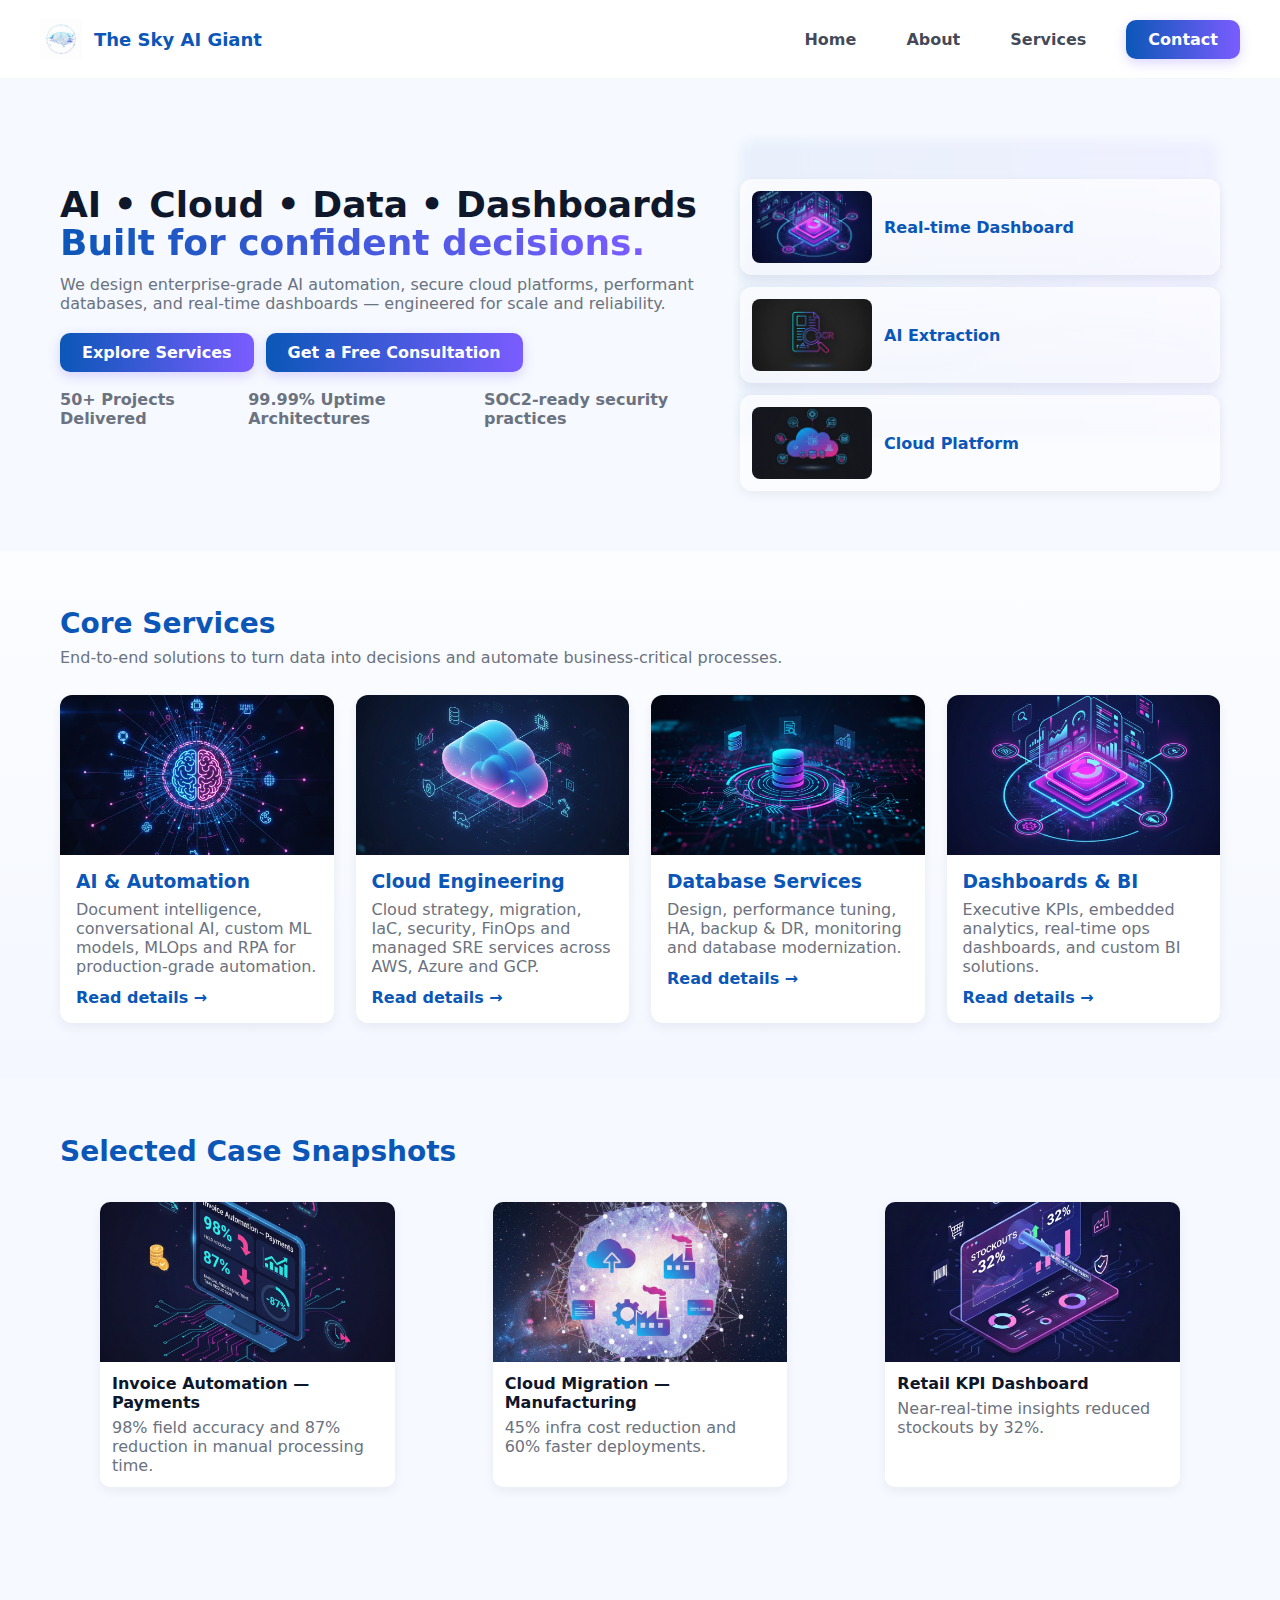
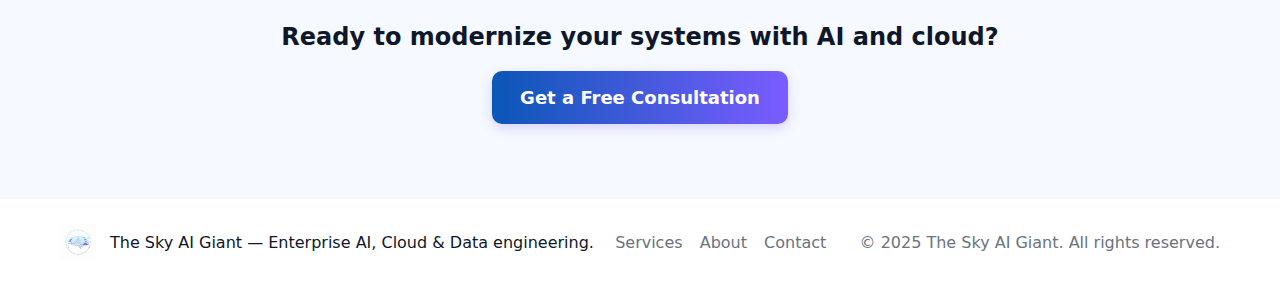
<file: index.html>
<!DOCTYPE html>
<html lang="en">
<head>
  <meta charset="utf-8" />
  <meta name="viewport" content="width=device-width,initial-scale=1" />
  <title>The Sky AI Giant — AI · Cloud · Data · Dashboards</title>
  <meta name="description" content="The Sky AI Giant — AI, Cloud, Database & Dashboard solutions for enterprises. Scalable, secure, intelligent systems." />
  <link rel="stylesheet" href="Assets/CSS/style.css" />
</head>
<body class="page-light">

  <!-- SITE HEADER -->
  <header class="site-header">
  <div class="wrap header-inner">
    <a class="brand" href="../index.html">
      <img src="../Assets/Images/logo.png" alt="The Sky AI Giant" class="logo-img" />
      <span class="brand-text">The Sky AI Giant</span>
    </a>

    <nav class="main-nav">
      <a href="../index.html" class="nav-link">Home</a>
      <a href="../about.html" class="nav-link">About</a>
      <a href="../services.html" class="nav-link">Services</a>
      <a href="../contact.html" class="nav-link cta-link">Contact</a>
    </nav>
  </div>
</header>


  <!-- HERO -->
  <section class="hero">
    <div class="wrap hero-grid">
      <div class="hero-content" aria-hidden="false">
        <h1>AI • Cloud • Data • Dashboards<br /><span class="accent">Built for confident decisions.</span></h1>
        <p class="lead">
          We design enterprise-grade AI automation, secure cloud platforms, performant databases, and real-time dashboards — engineered for scale and reliability.
        </p>
        <div class="hero-actions">
          <a class="btn btn-primary" href="services.html">Explore Services</a>
          <a class="btn btn-ghost" href="contact.html">Get a Free Consultation</a>
        </div>

        <ul class="trust-list" aria-hidden="true">
          <li><strong>50+</strong> Projects Delivered</li>
          <li><strong>99.99%</strong> Uptime Architectures</li>
          <li><strong>SOC2-ready</strong> security practices</li>
        </ul>
      </div>

      <div class="hero-visual" aria-hidden="true">
        <!-- AI Mesh SVG decorative background -->
        <div class="ai-mesh" role="img" aria-label="Abstract AI mesh graphic">
          <svg viewBox="0 0 800 500" preserveAspectRatio="none" aria-hidden="true">
            <defs>
              <linearGradient id="g1" x1="0" x2="1">
                <stop offset="0" stop-color="#0b57b7" />
                <stop offset="1" stop-color="#7b5cff" />
              </linearGradient>
            </defs>
            <rect width="100%" height="100%" fill="url(#g1)" opacity="0.06"></rect>
            <g stroke="#7b5cff" stroke-opacity="0.16" fill="none">
              <path d="M30 380 C130 320 270 420 380 360 S 650 300 760 340" stroke-width="2"/>
              <path d="M20 280 C150 200 300 300 420 260 S 680 200 760 240" stroke-width="1.5"/>
              <circle cx="520" cy="120" r="6" fill="#fff" opacity="0.9"></circle>
              <circle cx="640" cy="200" r="4" fill="#fff" opacity="0.85"></circle>
            </g>
          </svg>
        </div>

        <!-- Visual card stack (replace images in Assets/Images/) -->
        <div class="visual-cards">
          <div class="card card-1">
            <img src="Assets/Images/bi-1-kpi.jpg" alt="KPI dashboard preview" />
            <div class="card-caption">Real-time Dashboard</div>
          </div>
          <div class="card card-2">
            <img src="Assets/Images/ai-1-invoice.jpg" alt="Invoice automation preview" />
            <div class="card-caption">AI Extraction</div>
          </div>
          <div class="card card-3">
            <img src="Assets/Images/cloud-1-architecture.jpg" alt="Cloud platform preview" />
            <div class="card-caption">Cloud Platform</div>
          </div>
        </div>
      </div>
    </div>
  </section>

  <!-- SERVICES HIGHLIGHT -->
  <section class="section section-alt">
    <div class="wrap">
      <h2 class="section-title">Core Services</h2>
      <p class="section-sub">End-to-end solutions to turn data into decisions and automate business-critical processes.</p>

      <div class="grid services-grid">
        <article class="service-card">
          <img class="service-thumb" src="Assets/Images/ai-hero.jpg" alt="AI & Automation" />
          <div class="service-body">
            <h3><a href="ai-automation.html">AI & Automation</a></h3>
            <p>Document intelligence, conversational AI, custom ML models, MLOps and RPA for production-grade automation.</p>
            <a class="link" href="ai-automation.html">Read details →</a>
          </div>
        </article>

        <article class="service-card">
          <img class="service-thumb" src="Assets/Images/cloud-hero.jpg" alt="Cloud Engineering" />
          <div class="service-body">
            <h3><a href="cloud-engineering.html">Cloud Engineering</a></h3>
            <p>Cloud strategy, migration, IaC, security, FinOps and managed SRE services across AWS, Azure and GCP.</p>
            <a class="link" href="cloud-engineering.html">Read details →</a>
          </div>
        </article>

        <article class="service-card">
          <img class="service-thumb" src="Assets/Images/db-hero.jpg" alt="Database Services" />
          <div class="service-body">
            <h3><a href="database-services.html">Database Services</a></h3>
            <p>Design, performance tuning, HA, backup & DR, monitoring and database modernization.</p>
            <a class="link" href="database-services.html">Read details →</a>
          </div>
        </article>

        <article class="service-card">
          <img class="service-thumb" src="Assets/Images/bi-hero.jpg" alt="Dashboards & BI" />
          <div class="service-body">
            <h3><a href="bi-dashboards.html">Dashboards & BI</a></h3>
            <p>Executive KPIs, embedded analytics, real-time ops dashboards, and custom BI solutions.</p>
            <a class="link" href="bi-dashboards.html">Read details →</a>
          </div>
        </article>
      </div>
    </div>
  </section>

  <!-- CASE SNAPSHOTS -->
  <section class="section">
    <div class="wrap">
      <h2 class="section-title">Selected Case Snapshots</h2>
      <div class="grid case-grid">
        <figure class="case">
          <img src="Assets/Images/case-1.jpg" alt="Invoice Automation case" />
          <figcaption>
            <h4>Invoice Automation — Payments</h4>
            <p>98% field accuracy and 87% reduction in manual processing time.</p>
          </figcaption>
        </figure>

        <figure class="case">
          <img src="Assets/Images/case-2.jpg" alt="Cloud Migration case" />
          <figcaption>
            <h4>Cloud Migration — Manufacturing</h4>
            <p>45% infra cost reduction and 60% faster deployments.</p>
          </figcaption>
        </figure>

        <figure class="case">
          <img src="Assets/Images/case-3.jpg" alt="BI Dashboard case" />
          <figcaption>
            <h4>Retail KPI Dashboard</h4>
            <p>Near-real-time insights reduced stockouts by 32%.</p>
          </figcaption>
        </figure>
      </div>
    </div>
  </section>

  <!-- CTA -->
  <section class="cta section-cta">
    <div class="wrap">
      <h2>Ready to modernize your systems with AI and cloud?</h2>
      <a href="contact.html" class="btn btn-primary large">Get a Free Consultation</a>
    </div>
  </section>

  <!-- FOOTER -->
  <footer class="site-footer">
    <div class="wrap footer-inner">
      <div class="footer-left">
        <img src="Assets/Images/logo.png" alt="logo" class="logo-img small" />
        <p class="muted">The Sky AI Giant — Enterprise AI, Cloud & Data engineering.</p>
      </div>

      <div class="footer-links">
        <a href="services.html">Services</a>
        <a href="about.html">About</a>
        <a href="contact.html">Contact</a>
      </div>

      <div class="footer-right">
        <p class="muted">© 2025 The Sky AI Giant. All rights reserved.</p>
      </div>
    </div>
  </footer>

  <!-- Optional small script for simple interactions -->
  <script>
    // add 'active' class to nav links based on current file
    (function() {
      const links = document.querySelectorAll('.main-nav .nav-link');
      links.forEach(a => {
        if (a.getAttribute('href') === window.location.pathname.split('/').pop()) {
          a.classList.add('active');
        }
      });
    })();
  </script>

</body>
</html>
</file>
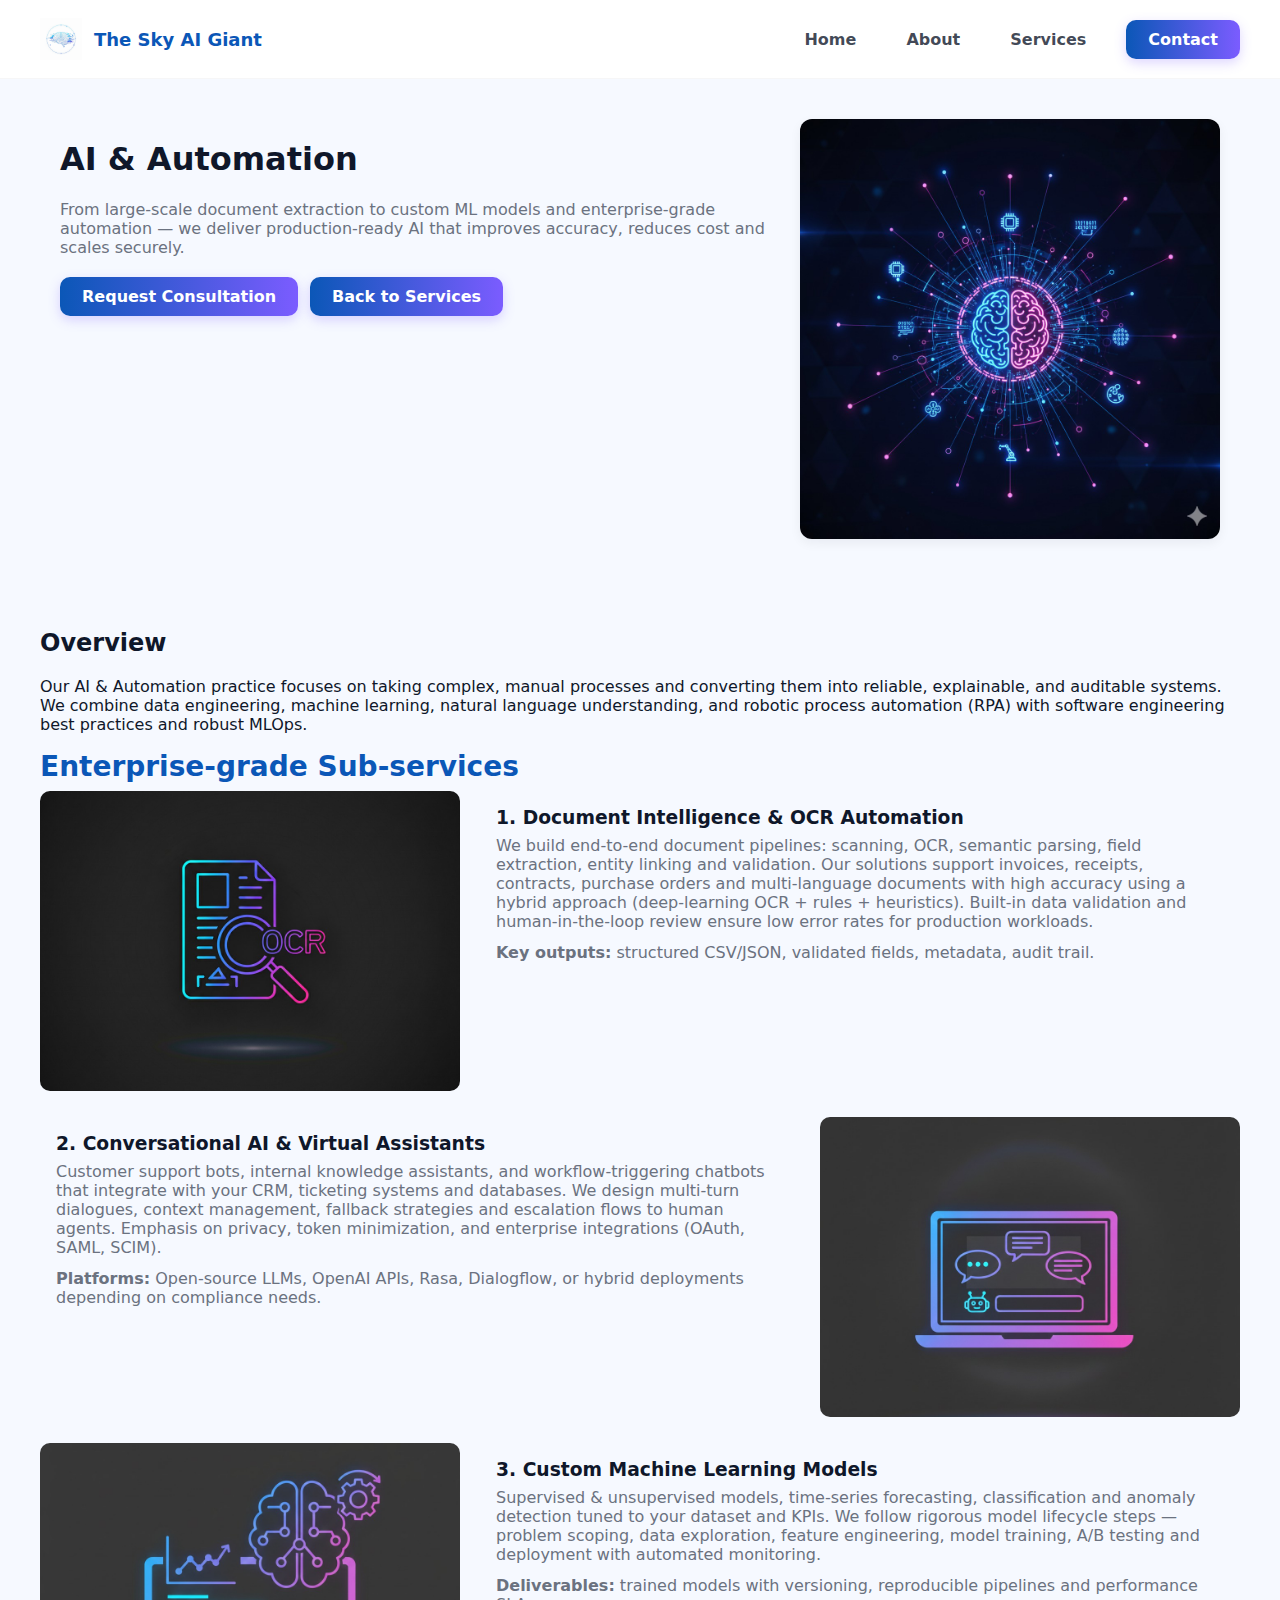
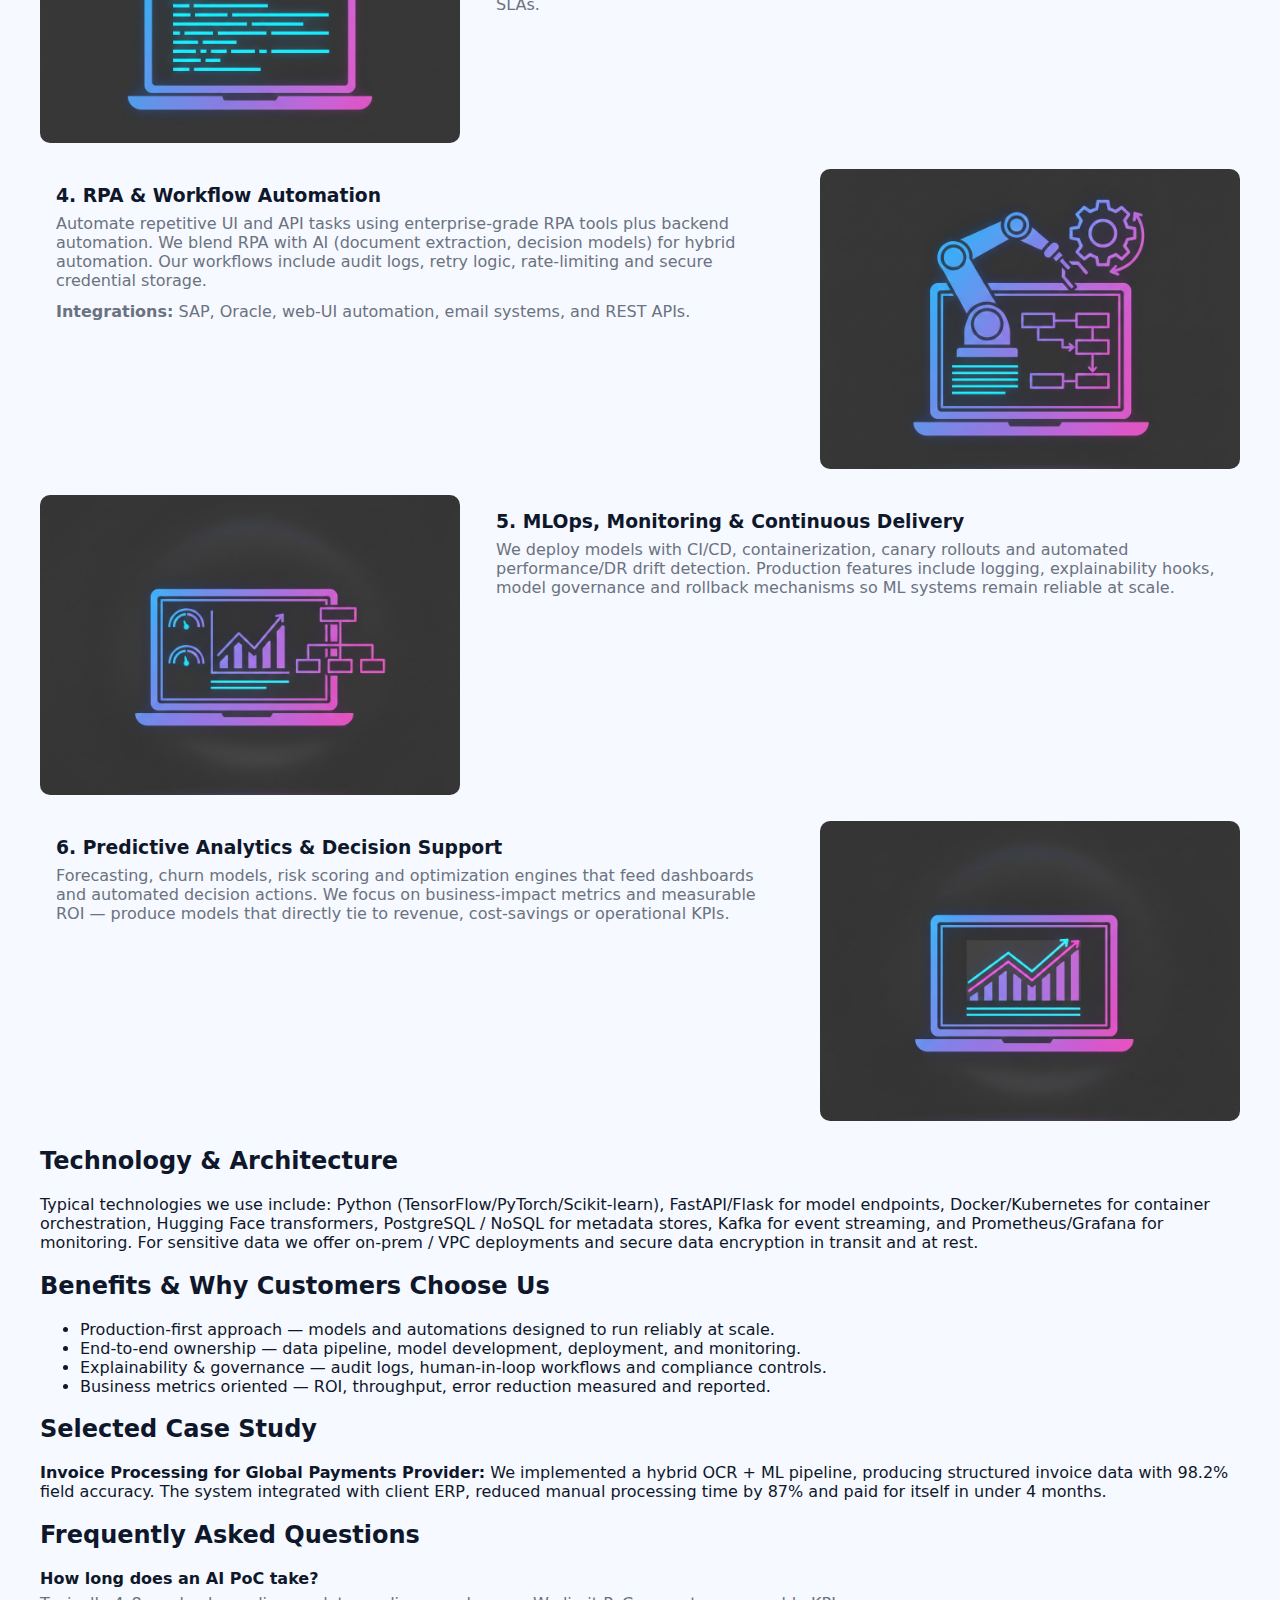
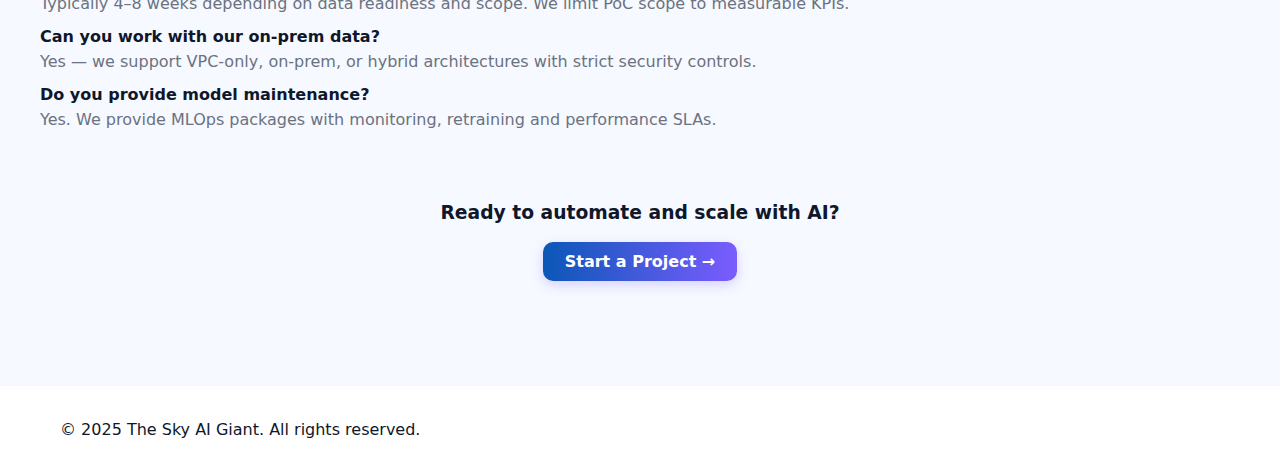
<file: ai-automation.html>
<!DOCTYPE html>
<html lang="en">
<head>
  <meta charset="utf-8" />
  <meta name="viewport" content="width=device-width,initial-scale=1" />
  <title>AI & Automation | The Sky AI Giant</title>
  <meta name="description" content="Enterprise AI & Automation: document extraction, chatbots, ML models, RPA, predictive analytics and MLOps." />
  <link rel="stylesheet" href="Assets/CSS/style.css" />
</head>
<body class="page-light">

  <header class="site-header">
    <div class="wrap header-inner">
      <a class="brand" href="index.html">
        <img src="Assets/Images/logo.png" alt="The Sky AI Giant" class="logo-img" />
        <span class="brand-text">The Sky AI Giant</span>
      </a>

      <nav class="main-nav">
        <a href="index.html" class="nav-link">Home</a>
        <a href="about.html" class="nav-link">About</a>
        <a href="services.html" class="nav-link">Services</a>
        <a href="contact.html" class="nav-link cta-link">Contact</a>
      </nav>
    </div>
  </header>

  <!-- Hero -->
  <section class="hero-small">
    <div class="wrap hero-inner">
      <div class="hero-text">
        <h1>AI & Automation</h1>
        <p class="lead">From large-scale document extraction to custom ML models and enterprise-grade automation — we deliver production-ready AI that improves accuracy, reduces cost and scales securely.</p>
        <div class="hero-actions">
          <a class="btn btn-primary" href="contact.html">Request Consultation</a>
          <a class="btn btn-ghost" href="services.html">Back to Services</a>
        </div>
      </div>
      <div class="hero-image">
        <img src="Assets/Images/ai-hero.jpg" alt="AI & Automation hero" />
      </div>
    </div>
  </section>

  <main class="wrap content">

    <section>
      <h2>Overview</h2>
      <p>
        Our AI & Automation practice focuses on taking complex, manual processes and converting them into reliable, explainable, and auditable systems.
        We combine data engineering, machine learning, natural language understanding, and robotic process automation (RPA) with software engineering best practices and robust MLOps.
      </p>
    </section>

    <section>
      <h2 class="section-title">Enterprise-grade Sub-services</h2>

      <article class="service-detail">
        <div class="service-media">
          <img src="Assets/Images/ai-1-invoice.jpg" alt="Invoice automation" />
        </div>
        <div class="service-body">
          <h3>1. Document Intelligence & OCR Automation</h3>
          <p>
            We build end-to-end document pipelines: scanning, OCR, semantic parsing, field extraction, entity linking and validation.
            Our solutions support invoices, receipts, contracts, purchase orders and multi-language documents with high accuracy using a hybrid approach (deep-learning OCR + rules + heuristics).
            Built-in data validation and human-in-the-loop review ensure low error rates for production workloads.
          </p>
          <p><strong>Key outputs:</strong> structured CSV/JSON, validated fields, metadata, audit trail.</p>
        </div>
      </article>

      <article class="service-detail reverse">
        <div class="service-media">
          <img src="Assets/Images/ai-2-chatbot.jpg" alt="AI chatbots and virtual assistants" />
        </div>
        <div class="service-body">
          <h3>2. Conversational AI & Virtual Assistants</h3>
          <p>
            Customer support bots, internal knowledge assistants, and workflow-triggering chatbots that integrate with your CRM, ticketing systems and databases.
            We design multi-turn dialogues, context management, fallback strategies and escalation flows to human agents.
            Emphasis on privacy, token minimization, and enterprise integrations (OAuth, SAML, SCIM).
          </p>
          <p><strong>Platforms:</strong> Open-source LLMs, OpenAI APIs, Rasa, Dialogflow, or hybrid deployments depending on compliance needs.</p>
        </div>
      </article>

      <article class="service-detail">
        <div class="service-media">
          <img src="Assets/Images/ai-3-mlmodel.jpg" alt="Custom machine learning models" />
        </div>
        <div class="service-body">
          <h3>3. Custom Machine Learning Models</h3>
          <p>
            Supervised & unsupervised models, time-series forecasting, classification and anomaly detection tuned to your dataset and KPIs.
            We follow rigorous model lifecycle steps — problem scoping, data exploration, feature engineering, model training, A/B testing and deployment with automated monitoring.
          </p>
          <p><strong>Deliverables:</strong> trained models with versioning, reproducible pipelines and performance SLAs.</p>
        </div>
      </article>

      <article class="service-detail reverse">
        <div class="service-media">
          <img src="Assets/Images/ai-4-rpa.jpg" alt="RPA and workflow automation" />
        </div>
        <div class="service-body">
          <h3>4. RPA & Workflow Automation</h3>
          <p>
            Automate repetitive UI and API tasks using enterprise-grade RPA tools plus backend automation. We blend RPA with AI (document extraction, decision models) for hybrid automation.
            Our workflows include audit logs, retry logic, rate-limiting and secure credential storage.
          </p>
          <p><strong>Integrations:</strong> SAP, Oracle, web-UI automation, email systems, and REST APIs.</p>
        </div>
      </article>

      <article class="service-detail">
        <div class="service-media">
          <img src="Assets/Images/ai-5-mlops.jpg" alt="MLOps and model monitoring" />
        </div>
        <div class="service-body">
          <h3>5. MLOps, Monitoring & Continuous Delivery</h3>
          <p>
            We deploy models with CI/CD, containerization, canary rollouts and automated performance/DR drift detection.
            Production features include logging, explainability hooks, model governance and rollback mechanisms so ML systems remain reliable at scale.
          </p>
        </div>
      </article>

      <article class="service-detail reverse">
        <div class="service-media">
          <img src="Assets/Images/ai-6-predictive.jpg" alt="Predictive analytics" />
        </div>
        <div class="service-body">
          <h3>6. Predictive Analytics & Decision Support</h3>
          <p>
            Forecasting, churn models, risk scoring and optimization engines that feed dashboards and automated decision actions.
            We focus on business-impact metrics and measurable ROI — produce models that directly tie to revenue, cost-savings or operational KPIs.
          </p>
        </div>
      </article>

    </section>

    <section>
      <h2>Technology & Architecture</h2>
      <p>
        Typical technologies we use include: Python (TensorFlow/PyTorch/Scikit-learn), FastAPI/Flask for model endpoints, Docker/Kubernetes for container orchestration, Hugging Face transformers, PostgreSQL / NoSQL for metadata stores, Kafka for event streaming, and Prometheus/Grafana for monitoring.
        For sensitive data we offer on-prem / VPC deployments and secure data encryption in transit and at rest.
      </p>
    </section>

    <section>
      <h2>Benefits & Why Customers Choose Us</h2>
      <ul>
        <li>Production-first approach — models and automations designed to run reliably at scale.</li>
        <li>End-to-end ownership — data pipeline, model development, deployment, and monitoring.</li>
        <li>Explainability & governance — audit logs, human-in-loop workflows and compliance controls.</li>
        <li>Business metrics oriented — ROI, throughput, error reduction measured and reported.</li>
      </ul>
    </section>

    <section>
      <h2>Selected Case Study</h2>
      <p>
        <strong>Invoice Processing for Global Payments Provider:</strong> We implemented a hybrid OCR + ML pipeline, producing structured invoice data with 98.2% field accuracy. The system integrated with client ERP, reduced manual processing time by 87% and paid for itself in under 4 months.
      </p>
    </section>

    <section>
      <h2>Frequently Asked Questions</h2>
      <div class="faq">
        <h4>How long does an AI PoC take?</h4>
        <p>Typically 4–8 weeks depending on data readiness and scope. We limit PoC scope to measurable KPIs.</p>

        <h4>Can you work with our on-prem data?</h4>
        <p>Yes — we support VPC-only, on-prem, or hybrid architectures with strict security controls.</p>

        <h4>Do you provide model maintenance?</h4>
        <p>Yes. We provide MLOps packages with monitoring, retraining and performance SLAs.</p>
      </div>
    </section>

    <section class="section-cta">
      <h3>Ready to automate and scale with AI?</h3>
      <a class="btn btn-primary" href="contact.html">Start a Project →</a>
    </section>

  </main>

  <footer class="site-footer">
    <div class="wrap">
      <p>© 2025 The Sky AI Giant. All rights reserved.</p>
    </div>
  </footer>

</body>
</html>
</file>
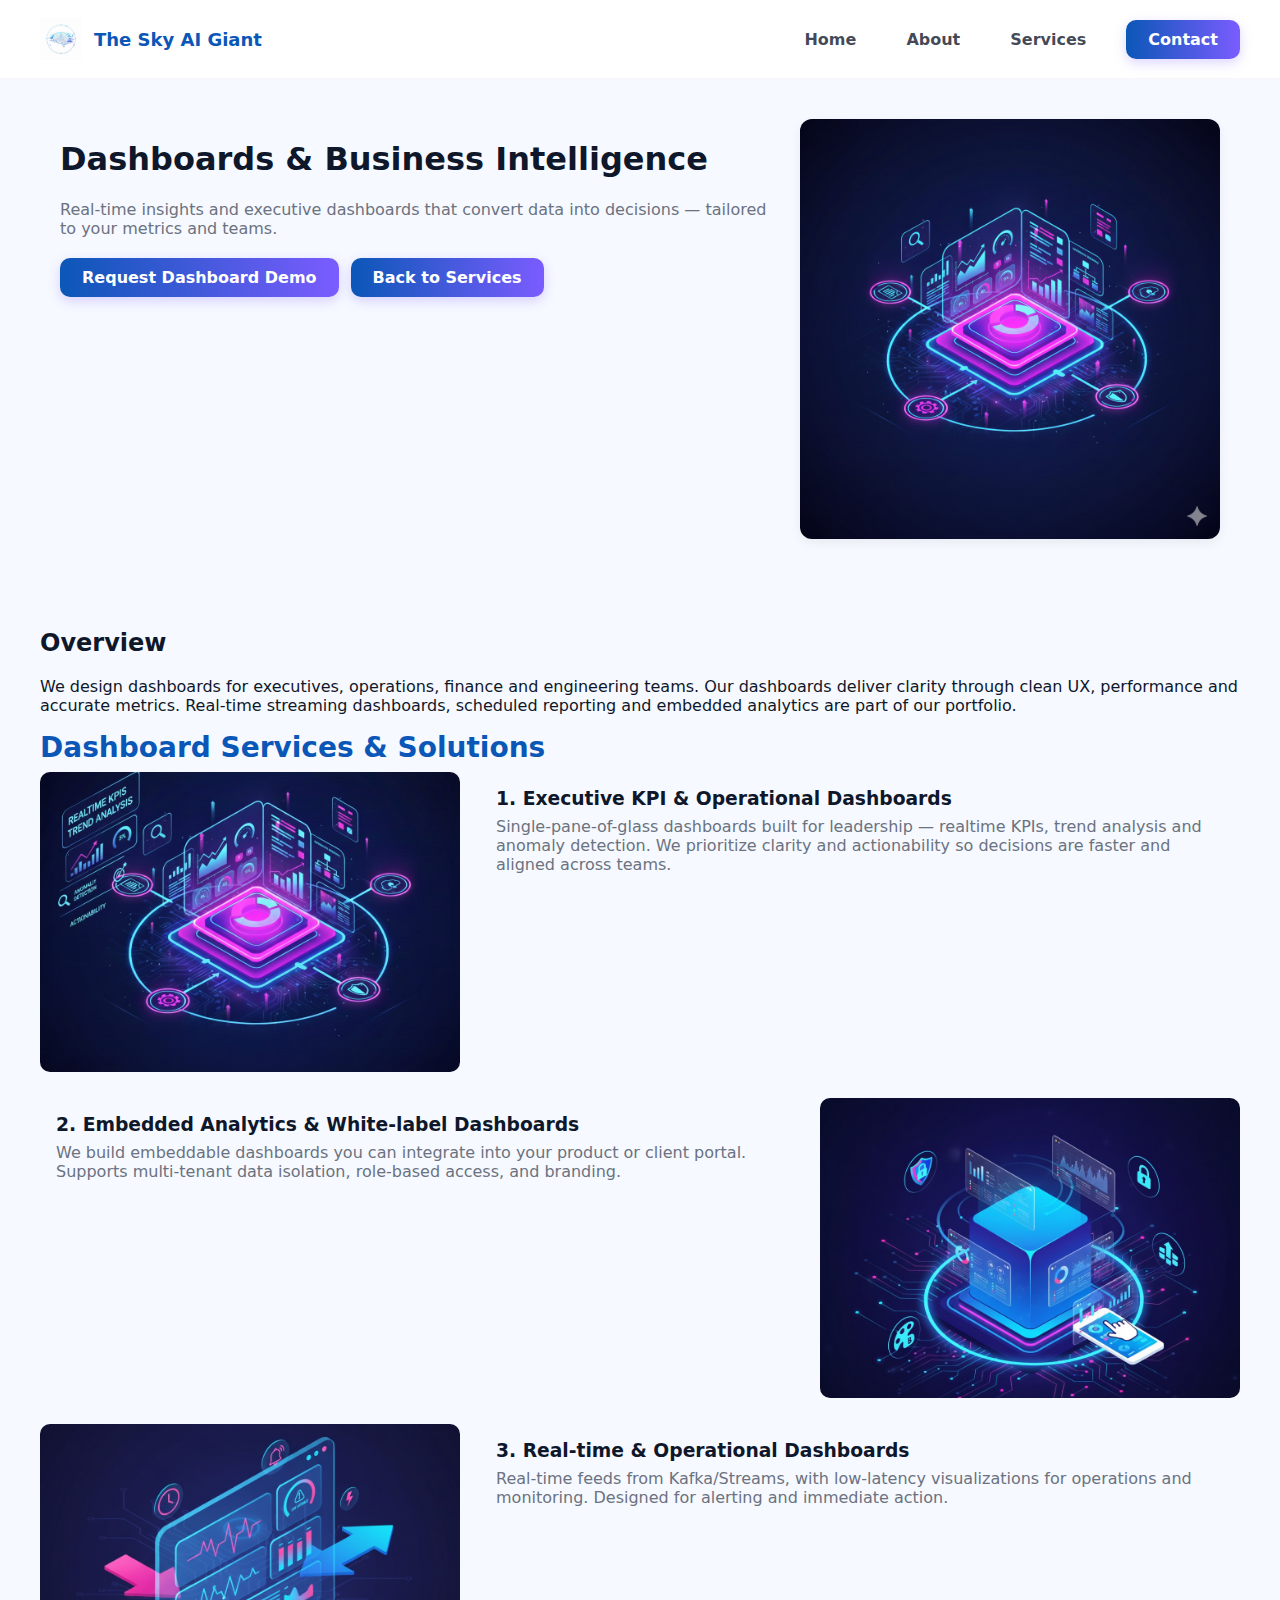
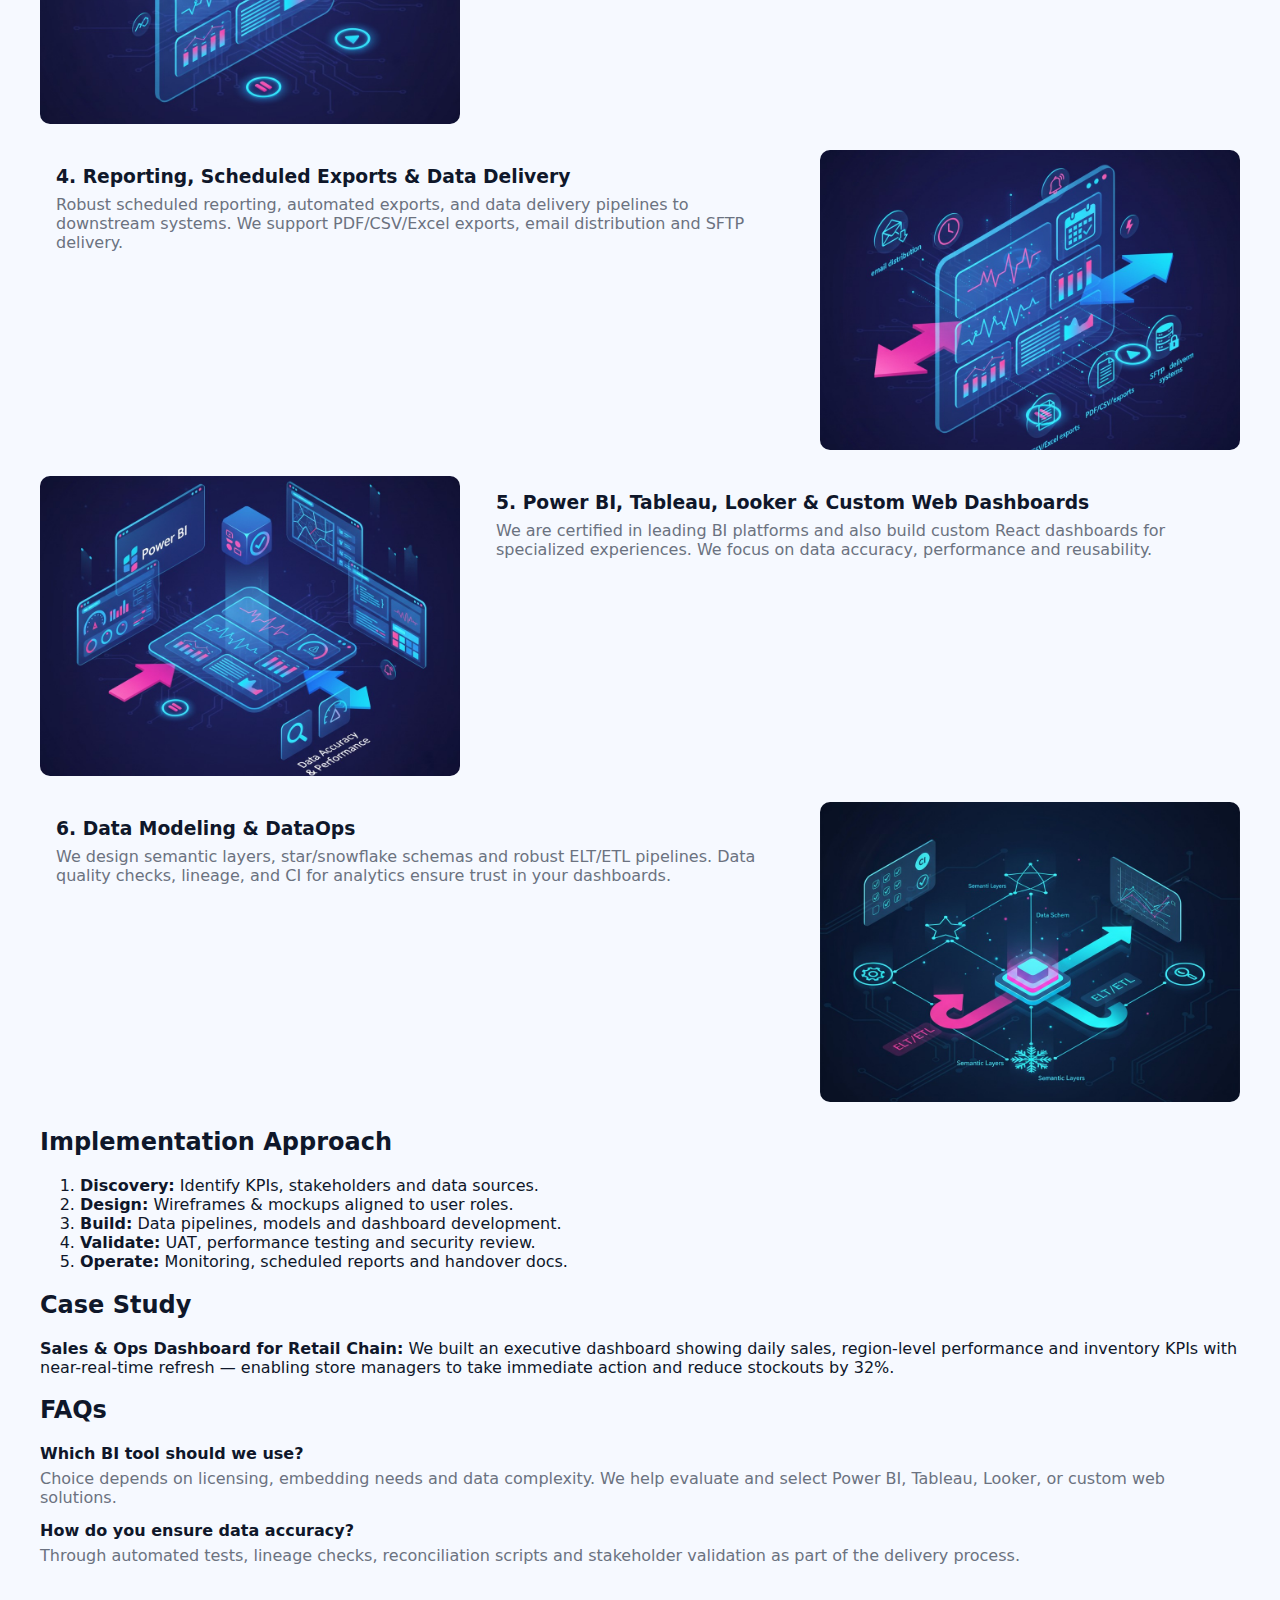
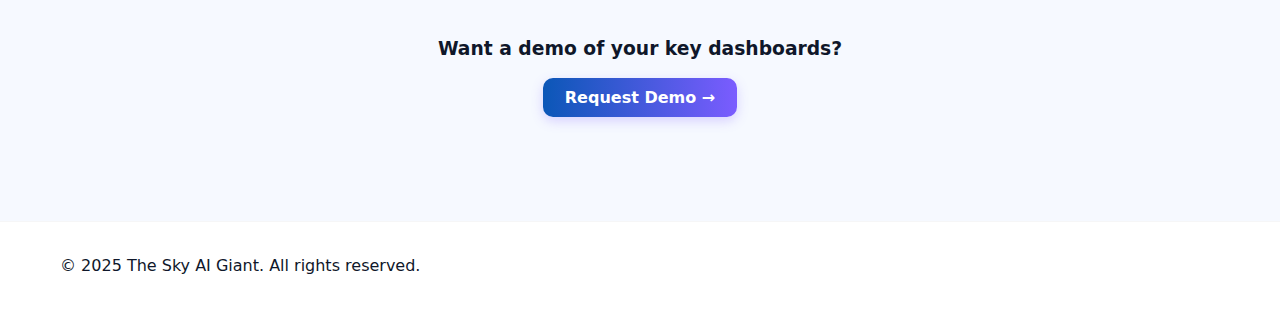
<file: bi-dashboards.html>
<!DOCTYPE html>
<html lang="en">
<head>
  <meta charset="utf-8" />
  <meta name="viewport" content="width=device-width,initial-scale=1" />
  <title>Dashboards & BI | The Sky AI Giant</title>
  <meta name="description" content="Custom dashboards, Power BI, Tableau, real-time analytics, KPI monitoring and reporting solutions." />
  <link rel="stylesheet" href="Assets/CSS/style.css" />
</head>
<body class="page-light">

  <header class="site-header">
  <div class="wrap header-inner">
    <a class="brand" href="../index.html">
      <img src="../Assets/Images/logo.png" alt="The Sky AI Giant" class="logo-img" />
      <span class="brand-text">The Sky AI Giant</span>
    </a>

    <nav class="main-nav">
      <a href="../index.html" class="nav-link">Home</a>
      <a href="../about.html" class="nav-link">About</a>
      <a href="../services.html" class="nav-link">Services</a>
      <a href="../contact.html" class="nav-link cta-link">Contact</a>
    </nav>
  </div>
</header>


  <!-- Hero -->
  <section class="hero-small">
    <div class="wrap hero-inner">
      <div class="hero-text">
        <h1>Dashboards & Business Intelligence</h1>
        <p class="lead">Real-time insights and executive dashboards that convert data into decisions — tailored to your metrics and teams.</p>
        <div class="hero-actions">
          <a class="btn btn-primary" href="contact.html">Request Dashboard Demo</a>
          <a class="btn btn-ghost" href="services.html">Back to Services</a>
        </div>
      </div>
      <div class="hero-image">
        <img src="Assets/Images/bi-hero.jpg" alt="BI & dashboards hero" />
      </div>
    </div>
  </section>

  <main class="wrap content">

    <section>
      <h2>Overview</h2>
      <p>
        We design dashboards for executives, operations, finance and engineering teams. Our dashboards deliver clarity through clean UX, performance and accurate metrics.
        Real-time streaming dashboards, scheduled reporting and embedded analytics are part of our portfolio.
      </p>
    </section>

    <section>
      <h2 class="section-title">Dashboard Services & Solutions</h2>

      <article class="service-detail">
        <div class="service-media">
          <img src="Assets/Images/bi-1-kpi.jpg" alt="Executive KPI dashboards" />
        </div>
        <div class="service-body">
          <h3>1. Executive KPI & Operational Dashboards</h3>
          <p>
            Single-pane-of-glass dashboards built for leadership — realtime KPIs, trend analysis and anomaly detection. We prioritize clarity and actionability so decisions are faster and aligned across teams.
          </p>
        </div>
      </article>

      <article class="service-detail reverse">
        <div class="service-media">
          <img src="Assets/Images/bi-2-embedded.jpg" alt="Embedded analytics" />
        </div>
        <div class="service-body">
          <h3>2. Embedded Analytics & White-label Dashboards</h3>
          <p>
            We build embeddable dashboards you can integrate into your product or client portal. Supports multi-tenant data isolation, role-based access, and branding.
          </p>
        </div>
      </article>

      <article class="service-detail">
        <div class="service-media">
          <img src="Assets/Images/bi-3-realtime.jpg" alt="Real-time streaming dashboards" />
        </div>
        <div class="service-body">
          <h3>3. Real-time & Operational Dashboards</h3>
          <p>
            Real-time feeds from Kafka/Streams, with low-latency visualizations for operations and monitoring. Designed for alerting and immediate action.
          </p>
        </div>
      </article>

      <article class="service-detail reverse">
        <div class="service-media">
          <img src="Assets/Images/bi-4-reporting.jpg" alt="Scheduled reporting" />
        </div>
        <div class="service-body">
          <h3>4. Reporting, Scheduled Exports & Data Delivery</h3>
          <p>
            Robust scheduled reporting, automated exports, and data delivery pipelines to downstream systems. We support PDF/CSV/Excel exports, email distribution and SFTP delivery.
          </p>
        </div>
      </article>

      <article class="service-detail">
        <div class="service-media">
          <img src="Assets/Images/bi-5-powerbi.jpg" alt="PowerBI and Tableau" />
        </div>
        <div class="service-body">
          <h3>5. Power BI, Tableau, Looker & Custom Web Dashboards</h3>
          <p>
            We are certified in leading BI platforms and also build custom React dashboards for specialized experiences. We focus on data accuracy, performance and reusability.
          </p>
        </div>
      </article>

      <article class="service-detail reverse">
        <div class="service-media">
          <img src="Assets/Images/bi-6-dataops.jpg" alt="Data pipelines and data ops" />
        </div>
        <div class="service-body">
          <h3>6. Data Modeling & DataOps</h3>
          <p>
            We design semantic layers, star/snowflake schemas and robust ELT/ETL pipelines. Data quality checks, lineage, and CI for analytics ensure trust in your dashboards.
          </p>
        </div>
      </article>

    </section>

    <section>
      <h2>Implementation Approach</h2>
      <ol>
        <li><strong>Discovery:</strong> Identify KPIs, stakeholders and data sources.</li>
        <li><strong>Design:</strong> Wireframes & mockups aligned to user roles.</li>
        <li><strong>Build:</strong> Data pipelines, models and dashboard development.</li>
        <li><strong>Validate:</strong> UAT, performance testing and security review.</li>
        <li><strong>Operate:</strong> Monitoring, scheduled reports and handover docs.</li>
      </ol>
    </section>

    <section>
      <h2>Case Study</h2>
      <p>
        <strong>Sales & Ops Dashboard for Retail Chain:</strong> We built an executive dashboard showing daily sales, region-level performance and inventory KPIs with near-real-time refresh — enabling store managers to take immediate action and reduce stockouts by 32%.
      </p>
    </section>

    <section>
      <h2>FAQs</h2>
      <div class="faq">
        <h4>Which BI tool should we use?</h4>
        <p>Choice depends on licensing, embedding needs and data complexity. We help evaluate and select Power BI, Tableau, Looker, or custom web solutions.</p>

        <h4>How do you ensure data accuracy?</h4>
        <p>Through automated tests, lineage checks, reconciliation scripts and stakeholder validation as part of the delivery process.</p>
      </div>
    </section>

    <section class="section-cta">
      <h3>Want a demo of your key dashboards?</h3>
      <a class="btn btn-primary" href="contact.html">Request Demo →</a>
    </section>

  </main>

  <footer class="site-footer">
    <div class="wrap">
      <p>© 2025 The Sky AI Giant. All rights reserved.</p>
    </div>
  </footer>

</body>
</html>
</file>
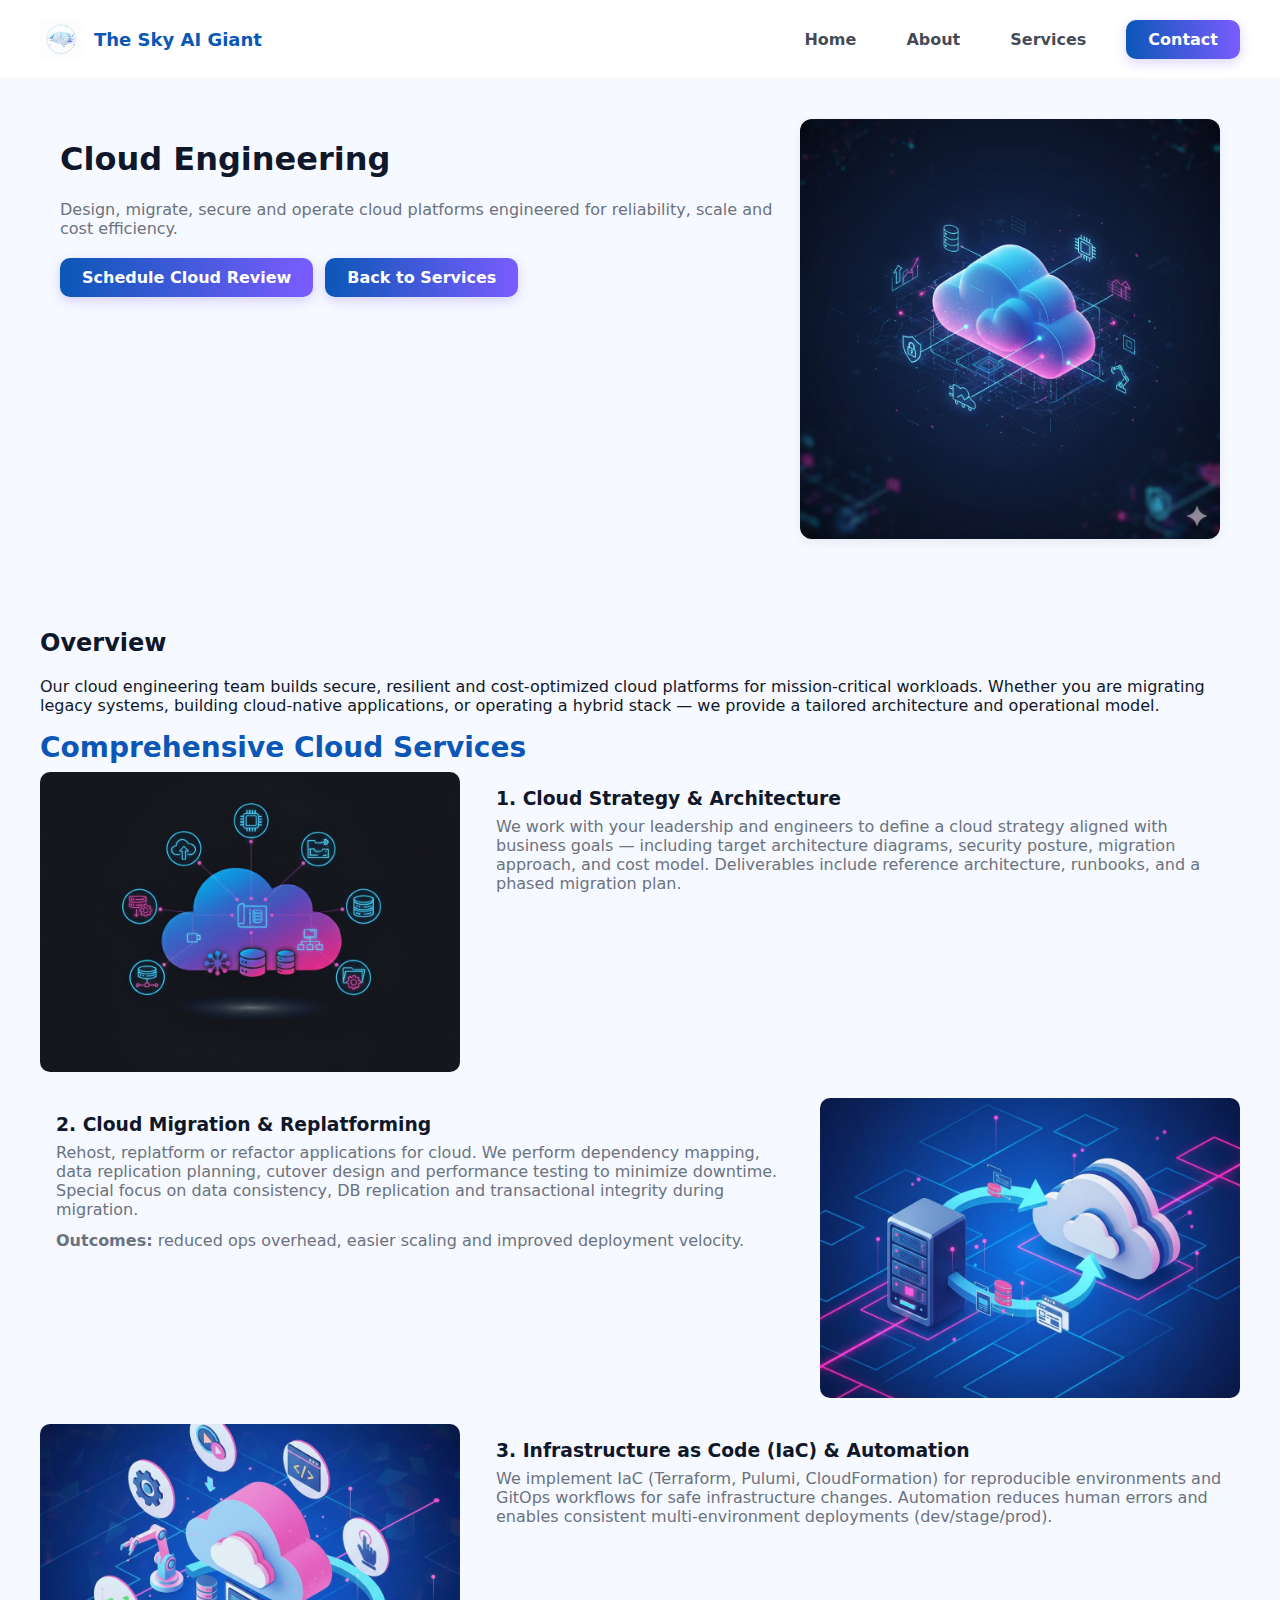
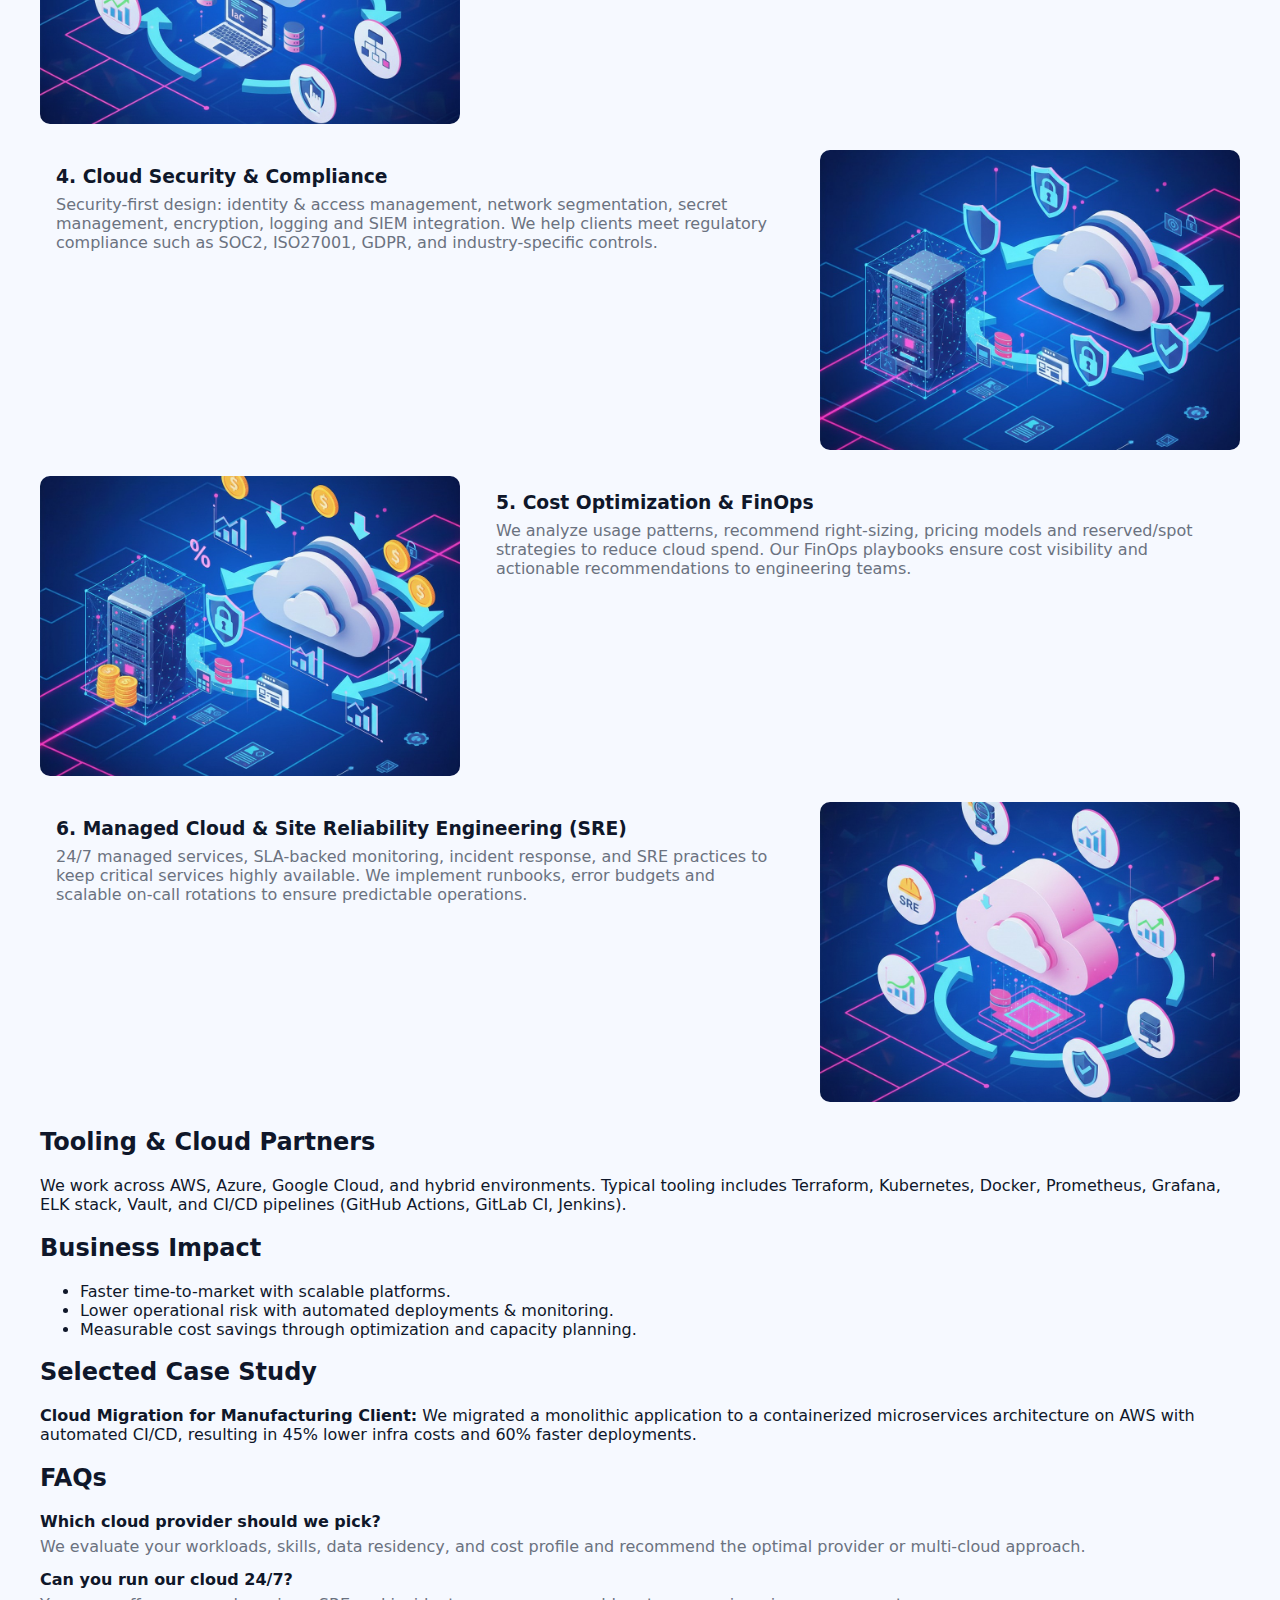
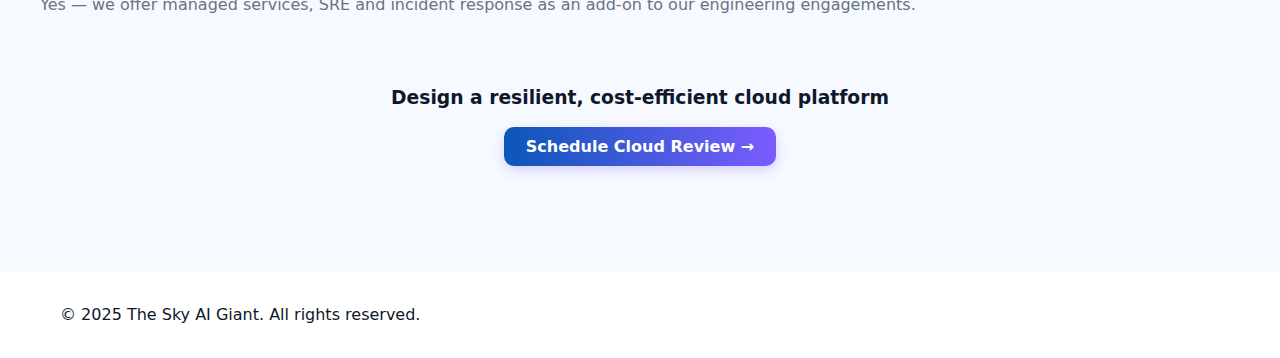
<file: cloud-engineering.html>
<!DOCTYPE html>
<html lang="en">
<head>
  <meta charset="utf-8" />
  <meta name="viewport" content="width=device-width,initial-scale=1" />
  <title>Cloud Engineering | The Sky AI Giant</title>
  <meta name="description" content="Cloud architecture, migration, infra-as-code, security, cost optimization and managed cloud services." />
  <link rel="stylesheet" href="Assets/CSS/style.css" />
</head>
<body class="page-light">

  <header class="site-header">
    <div class="wrap header-inner">
      <a class="brand" href="index.html">
        <img src="Assets/Images/logo.png" alt="The Sky AI Giant" class="logo-img" />
        <span class="brand-text">The Sky AI Giant</span>
      </a>

      <nav class="main-nav">
        <a href="index.html" class="nav-link">Home</a>
        <a href="about.html" class="nav-link">About</a>
        <a href="services.html" class="nav-link">Services</a>
        <a href="contact.html" class="nav-link cta-link">Contact</a>
      </nav>
    </div>
  </header>

  <!-- Hero -->
  <section class="hero-small">
    <div class="wrap hero-inner">
      <div class="hero-text">
        <h1>Cloud Engineering</h1>
        <p class="lead">Design, migrate, secure and operate cloud platforms engineered for reliability, scale and cost efficiency.</p>
        <div class="hero-actions">
          <a class="btn btn-primary" href="contact.html">Schedule Cloud Review</a>
          <a class="btn btn-ghost" href="services.html">Back to Services</a>
        </div>
      </div>
      <div class="hero-image">
        <img src="Assets/Images/cloud-hero.jpg" alt="Cloud engineering hero" />
      </div>
    </div>
  </section>

  <main class="wrap content">

    <section>
      <h2>Overview</h2>
      <p>
        Our cloud engineering team builds secure, resilient and cost-optimized cloud platforms for mission-critical workloads.
        Whether you are migrating legacy systems, building cloud-native applications, or operating a hybrid stack — we provide a tailored architecture and operational model.
      </p>
    </section>

    <section>
      <h2 class="section-title">Comprehensive Cloud Services</h2>

      <article class="service-detail">
        <div class="service-media">
          <img src="Assets/Images/cloud-1-architecture.jpg" alt="Cloud architecture design" />
        </div>
        <div class="service-body">
          <h3>1. Cloud Strategy & Architecture</h3>
          <p>
            We work with your leadership and engineers to define a cloud strategy aligned with business goals — including target architecture diagrams, security posture, migration approach, and cost model.
            Deliverables include reference architecture, runbooks, and a phased migration plan.
          </p>
        </div>
      </article>

      <article class="service-detail reverse">
        <div class="service-media">
          <img src="Assets/Images/cloud-2-migration.jpg" alt="Cloud migration" />
        </div>
        <div class="service-body">
          <h3>2. Cloud Migration & Replatforming</h3>
          <p>
            Rehost, replatform or refactor applications for cloud. We perform dependency mapping, data replication planning, cutover design and performance testing to minimize downtime.
            Special focus on data consistency, DB replication and transactional integrity during migration.
          </p>
          <p><strong>Outcomes:</strong> reduced ops overhead, easier scaling and improved deployment velocity.</p>
        </div>
      </article>

      <article class="service-detail">
        <div class="service-media">
          <img src="Assets/Images/cloud-3-infra.jpg" alt="Infrastructure as code" />
        </div>
        <div class="service-body">
          <h3>3. Infrastructure as Code (IaC) & Automation</h3>
          <p>
            We implement IaC (Terraform, Pulumi, CloudFormation) for reproducible environments and GitOps workflows for safe infrastructure changes.
            Automation reduces human errors and enables consistent multi-environment deployments (dev/stage/prod).
          </p>
        </div>
      </article>

      <article class="service-detail reverse">
        <div class="service-media">
          <img src="Assets/Images/cloud-4-security.jpg" alt="Cloud security" />
        </div>
        <div class="service-body">
          <h3>4. Cloud Security & Compliance</h3>
          <p>
            Security-first design: identity & access management, network segmentation, secret management, encryption, logging and SIEM integration.
            We help clients meet regulatory compliance such as SOC2, ISO27001, GDPR, and industry-specific controls.
          </p>
        </div>
      </article>

      <article class="service-detail">
        <div class="service-media">
          <img src="Assets/Images/cloud-5-cost.jpg" alt="Cloud cost optimization" />
        </div>
        <div class="service-body">
          <h3>5. Cost Optimization & FinOps</h3>
          <p>
            We analyze usage patterns, recommend right-sizing, pricing models and reserved/spot strategies to reduce cloud spend.
            Our FinOps playbooks ensure cost visibility and actionable recommendations to engineering teams.
          </p>
        </div>
      </article>

      <article class="service-detail reverse">
        <div class="service-media">
          <img src="Assets/Images/cloud-6-managed.jpg" alt="Managed cloud services" />
        </div>
        <div class="service-body">
          <h3>6. Managed Cloud & Site Reliability Engineering (SRE)</h3>
          <p>
            24/7 managed services, SLA-backed monitoring, incident response, and SRE practices to keep critical services highly available.
            We implement runbooks, error budgets and scalable on-call rotations to ensure predictable operations.
          </p>
        </div>
      </article>

    </section>

    <section>
      <h2>Tooling & Cloud Partners</h2>
      <p>
        We work across AWS, Azure, Google Cloud, and hybrid environments. Typical tooling includes Terraform, Kubernetes, Docker, Prometheus, Grafana, ELK stack, Vault, and CI/CD pipelines (GitHub Actions, GitLab CI, Jenkins).
      </p>
    </section>

    <section>
      <h2>Business Impact</h2>
      <ul>
        <li>Faster time-to-market with scalable platforms.</li>
        <li>Lower operational risk with automated deployments & monitoring.</li>
        <li>Measurable cost savings through optimization and capacity planning.</li>
      </ul>
    </section>

    <section>
      <h2>Selected Case Study</h2>
      <p>
        <strong>Cloud Migration for Manufacturing Client:</strong> We migrated a monolithic application to a containerized microservices architecture on AWS with automated CI/CD, resulting in 45% lower infra costs and 60% faster deployments.
      </p>
    </section>

    <section>
      <h2>FAQs</h2>
      <div class="faq">
        <h4>Which cloud provider should we pick?</h4>
        <p>We evaluate your workloads, skills, data residency, and cost profile and recommend the optimal provider or multi-cloud approach.</p>

        <h4>Can you run our cloud 24/7?</h4>
        <p>Yes — we offer managed services, SRE and incident response as an add-on to our engineering engagements.</p>
      </div>
    </section>

    <section class="section-cta">
      <h3>Design a resilient, cost-efficient cloud platform</h3>
      <a class="btn btn-primary" href="contact.html">Schedule Cloud Review →</a>
    </section>

  </main>

  <footer class="site-footer">
    <div class="wrap">
      <p>© 2025 The Sky AI Giant. All rights reserved.</p>
    </div>
  </footer>

</body>
</html>
</file>
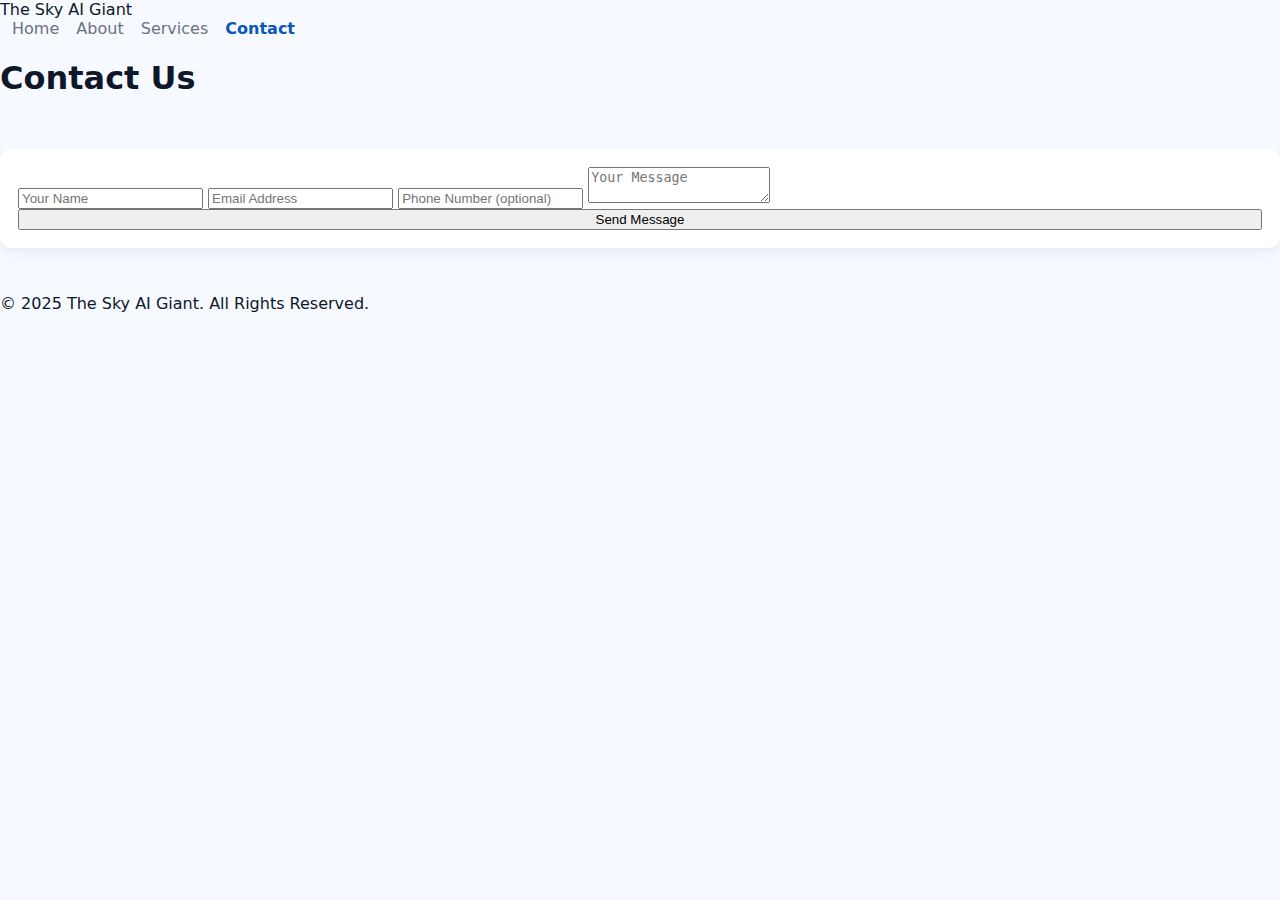
<file: contact.html>
<!DOCTYPE html>
<html lang="en">
<head>
    <meta charset="UTF-8">
    <meta name="viewport" content="width=device-width, initial-scale=1.0">
    <title>Contact Us | The Sky AI Giant</title>
    <link rel="stylesheet" href="Assets/CSS/style.css">
</head>
<body>

<header>
    <div class="logo">The Sky AI Giant</div>
    <nav>
        <a href="index.html">Home</a>
        <a href="about.html">About</a>
        <a href="services.html">Services</a>
        <a href="contact.html" class="active">Contact</a>
    </nav>
</header>

<section class="page-header">
    <h1>Contact Us</h1>
</section>

<section class="content">

    <form action="https://formspree.io/f/YOUR_ID" method="POST" class="contact-form">
        <input type="text" name="name" placeholder="Your Name" required>
        <input type="email" name="email" placeholder="Email Address" required>
        <input type="text" name="phone" placeholder="Phone Number (optional)">
        <textarea name="message" placeholder="Your Message" required></textarea>
        <button type="submit">Send Message</button>
    </form>

</section>

<footer>
    <p>© 2025 The Sky AI Giant. All Rights Reserved.</p>
</footer>

</body>
</html>
</file>
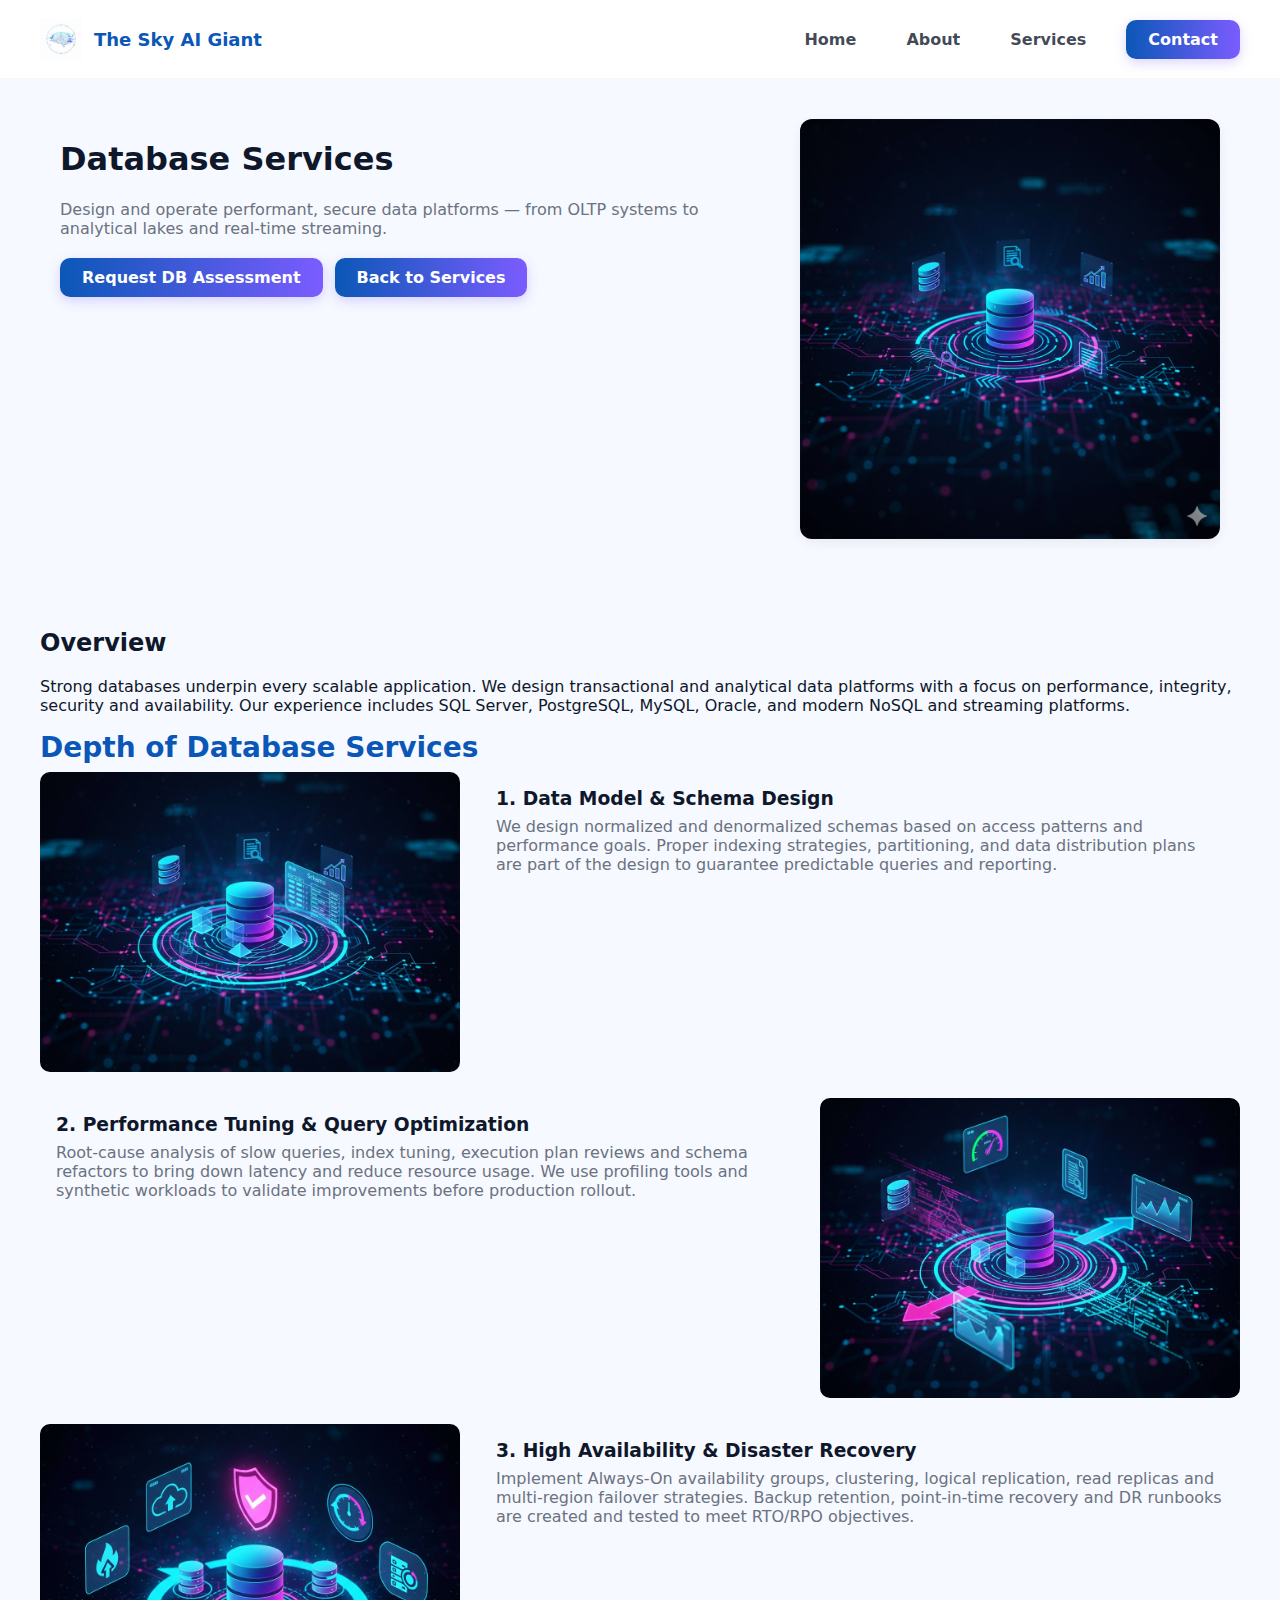
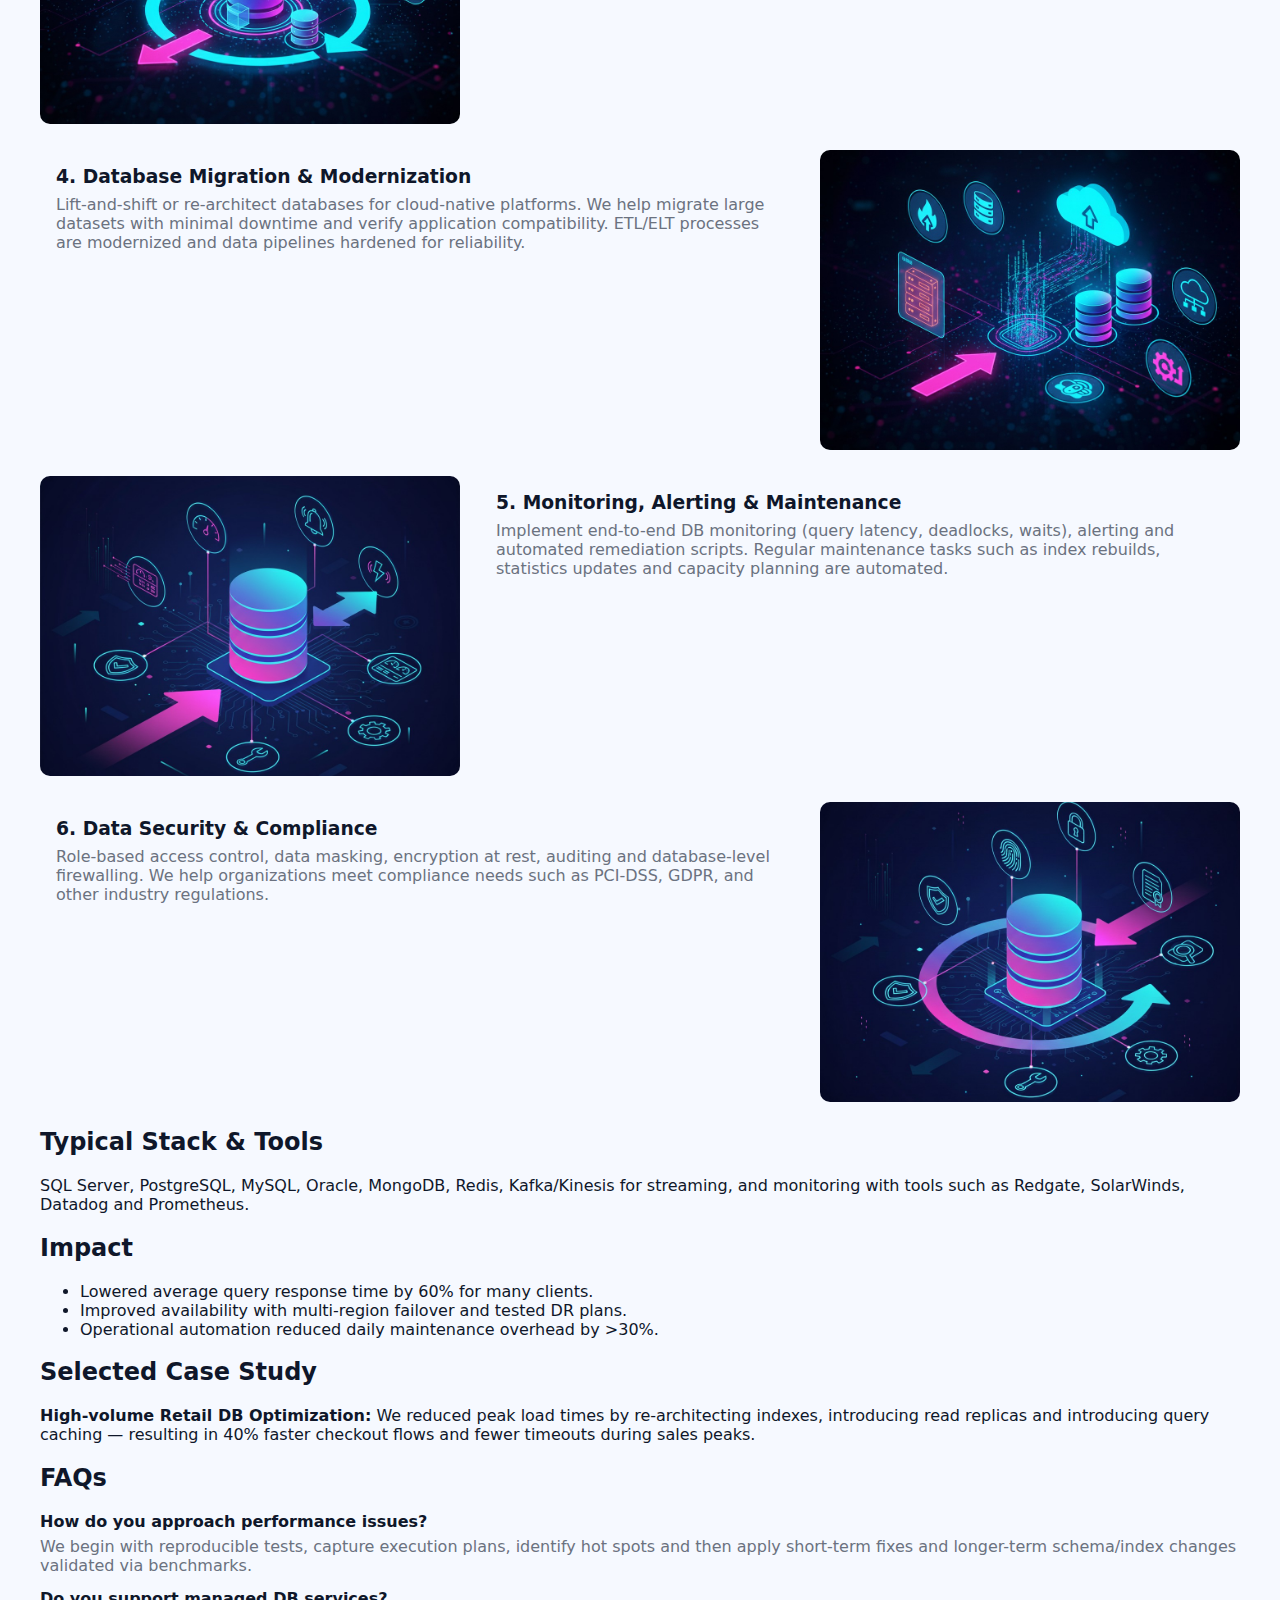
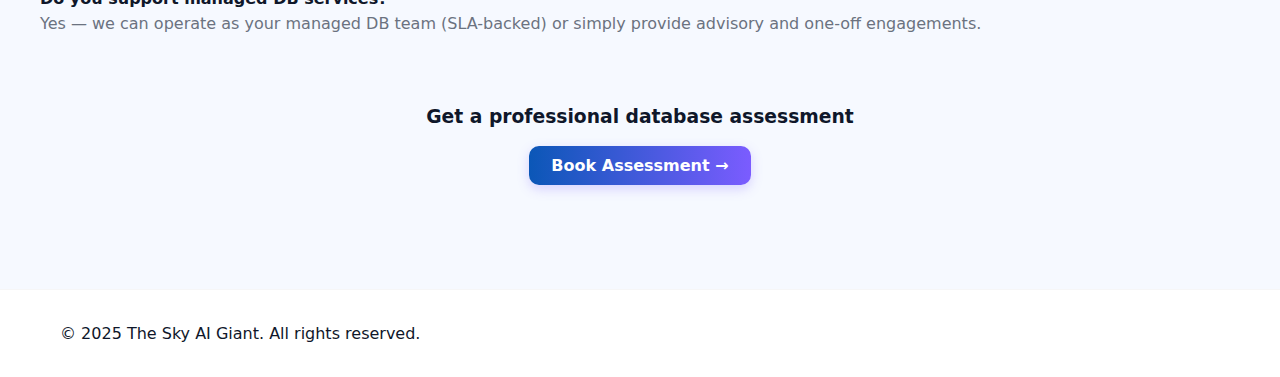
<file: database-services.html>
<!DOCTYPE html>
<html lang="en">
<head>
  <meta charset="utf-8" />
  <meta name="viewport" content="width=device-width,initial-scale=1" />
  <title>Database Services | The Sky AI Giant</title>
  <meta name="description" content="Database design, performance tuning, high availability, backup & DR, monitoring and data platform engineering." />
  <link rel="stylesheet" href="Assets/CSS/style.css" />
</head>
<body class="page-light">

  <header class="site-header">
    <div class="wrap header-inner">
      <a class="brand" href="index.html">
        <img src="Assets/Images/logo.png" alt="The Sky AI Giant" class="logo-img" />
        <span class="brand-text">The Sky AI Giant</span>
      </a>

      <nav class="main-nav">
        <a href="index.html" class="nav-link">Home</a>
        <a href="about.html" class="nav-link">About</a>
        <a href="services.html" class="nav-link">Services</a>
        <a href="contact.html" class="nav-link cta-link">Contact</a>
      </nav>
    </div>
  </header>

  <!-- Hero -->
  <section class="hero-small">
    <div class="wrap hero-inner">
      <div class="hero-text">
        <h1>Database Services</h1>
        <p class="lead">Design and operate performant, secure data platforms — from OLTP systems to analytical lakes and real-time streaming.</p>
        <div class="hero-actions">
          <a class="btn btn-primary" href="contact.html">Request DB Assessment</a>
          <a class="btn btn-ghost" href="services.html">Back to Services</a>
        </div>
      </div>
      <div class="hero-image">
        <img src="Assets/Images/db-hero.jpg" alt="Database services hero" />
      </div>
    </div>
  </section>

  <main class="wrap content">

    <section>
      <h2>Overview</h2>
      <p>
        Strong databases underpin every scalable application. We design transactional and analytical data platforms with a focus on performance, integrity, security and availability.
        Our experience includes SQL Server, PostgreSQL, MySQL, Oracle, and modern NoSQL and streaming platforms.
      </p>
    </section>

    <section>
      <h2 class="section-title">Depth of Database Services</h2>

      <article class="service-detail">
        <div class="service-media">
          <img src="Assets/Images/db-1-design.jpg" alt="Database design" />
        </div>
        <div class="service-body">
          <h3>1. Data Model & Schema Design</h3>
          <p>
            We design normalized and denormalized schemas based on access patterns and performance goals.
            Proper indexing strategies, partitioning, and data distribution plans are part of the design to guarantee predictable queries and reporting.
          </p>
        </div>
      </article>

      <article class="service-detail reverse">
        <div class="service-media">
          <img src="Assets/Images/db-2-performance.jpg" alt="Performance tuning" />
        </div>
        <div class="service-body">
          <h3>2. Performance Tuning & Query Optimization</h3>
          <p>
            Root-cause analysis of slow queries, index tuning, execution plan reviews and schema refactors to bring down latency and reduce resource usage.
            We use profiling tools and synthetic workloads to validate improvements before production rollout.
          </p>
        </div>
      </article>

      <article class="service-detail">
        <div class="service-media">
          <img src="Assets/Images/db-3-ha.jpg" alt="High availability" />
        </div>
        <div class="service-body">
          <h3>3. High Availability & Disaster Recovery</h3>
          <p>
            Implement Always-On availability groups, clustering, logical replication, read replicas and multi-region failover strategies.
            Backup retention, point-in-time recovery and DR runbooks are created and tested to meet RTO/RPO objectives.
          </p>
        </div>
      </article>

      <article class="service-detail reverse">
        <div class="service-media">
          <img src="Assets/Images/db-4-migration.jpg" alt="DB migration" />
        </div>
        <div class="service-body">
          <h3>4. Database Migration & Modernization</h3>
          <p>
            Lift-and-shift or re-architect databases for cloud-native platforms. We help migrate large datasets with minimal downtime and verify application compatibility.
            ETL/ELT processes are modernized and data pipelines hardened for reliability.
          </p>
        </div>
      </article>

      <article class="service-detail">
        <div class="service-media">
          <img src="Assets/Images/db-5-monitoring.jpg" alt="Database monitoring" />
        </div>
        <div class="service-body">
          <h3>5. Monitoring, Alerting & Maintenance</h3>
          <p>
            Implement end-to-end DB monitoring (query latency, deadlocks, waits), alerting and automated remediation scripts.
            Regular maintenance tasks such as index rebuilds, statistics updates and capacity planning are automated.
          </p>
        </div>
      </article>

      <article class="service-detail reverse">
        <div class="service-media">
          <img src="Assets/Images/db-6-security.jpg" alt="Database security" />
        </div>
        <div class="service-body">
          <h3>6. Data Security & Compliance</h3>
          <p>
            Role-based access control, data masking, encryption at rest, auditing and database-level firewalling. We help organizations meet compliance needs such as PCI-DSS, GDPR, and other industry regulations.
          </p>
        </div>
      </article>

    </section>

    <section>
      <h2>Typical Stack & Tools</h2>
      <p>
        SQL Server, PostgreSQL, MySQL, Oracle, MongoDB, Redis, Kafka/Kinesis for streaming, and monitoring with tools such as Redgate, SolarWinds, Datadog and Prometheus.
      </p>
    </section>

    <section>
      <h2>Impact</h2>
      <ul>
        <li>Lowered average query response time by 60% for many clients.</li>
        <li>Improved availability with multi-region failover and tested DR plans.</li>
        <li>Operational automation reduced daily maintenance overhead by >30%.</li>
      </ul>
    </section>

    <section>
      <h2>Selected Case Study</h2>
      <p>
        <strong>High-volume Retail DB Optimization:</strong> We reduced peak load times by re-architecting indexes, introducing read replicas and introducing query caching — resulting in 40% faster checkout flows and fewer timeouts during sales peaks.
      </p>
    </section>

    <section>
      <h2>FAQs</h2>
      <div class="faq">
        <h4>How do you approach performance issues?</h4>
        <p>We begin with reproducible tests, capture execution plans, identify hot spots and then apply short-term fixes and longer-term schema/index changes validated via benchmarks.</p>

        <h4>Do you support managed DB services?</h4>
        <p>Yes — we can operate as your managed DB team (SLA-backed) or simply provide advisory and one-off engagements.</p>
      </div>
    </section>

    <section class="section-cta">
      <h3>Get a professional database assessment</h3>
      <a class="btn btn-primary" href="contact.html">Book Assessment →</a>
    </section>

  </main>

  <footer class="site-footer">
    <div class="wrap">
      <p>© 2025 The Sky AI Giant. All rights reserved.</p>
    </div>
  </footer>

</body>
</html>
</file>
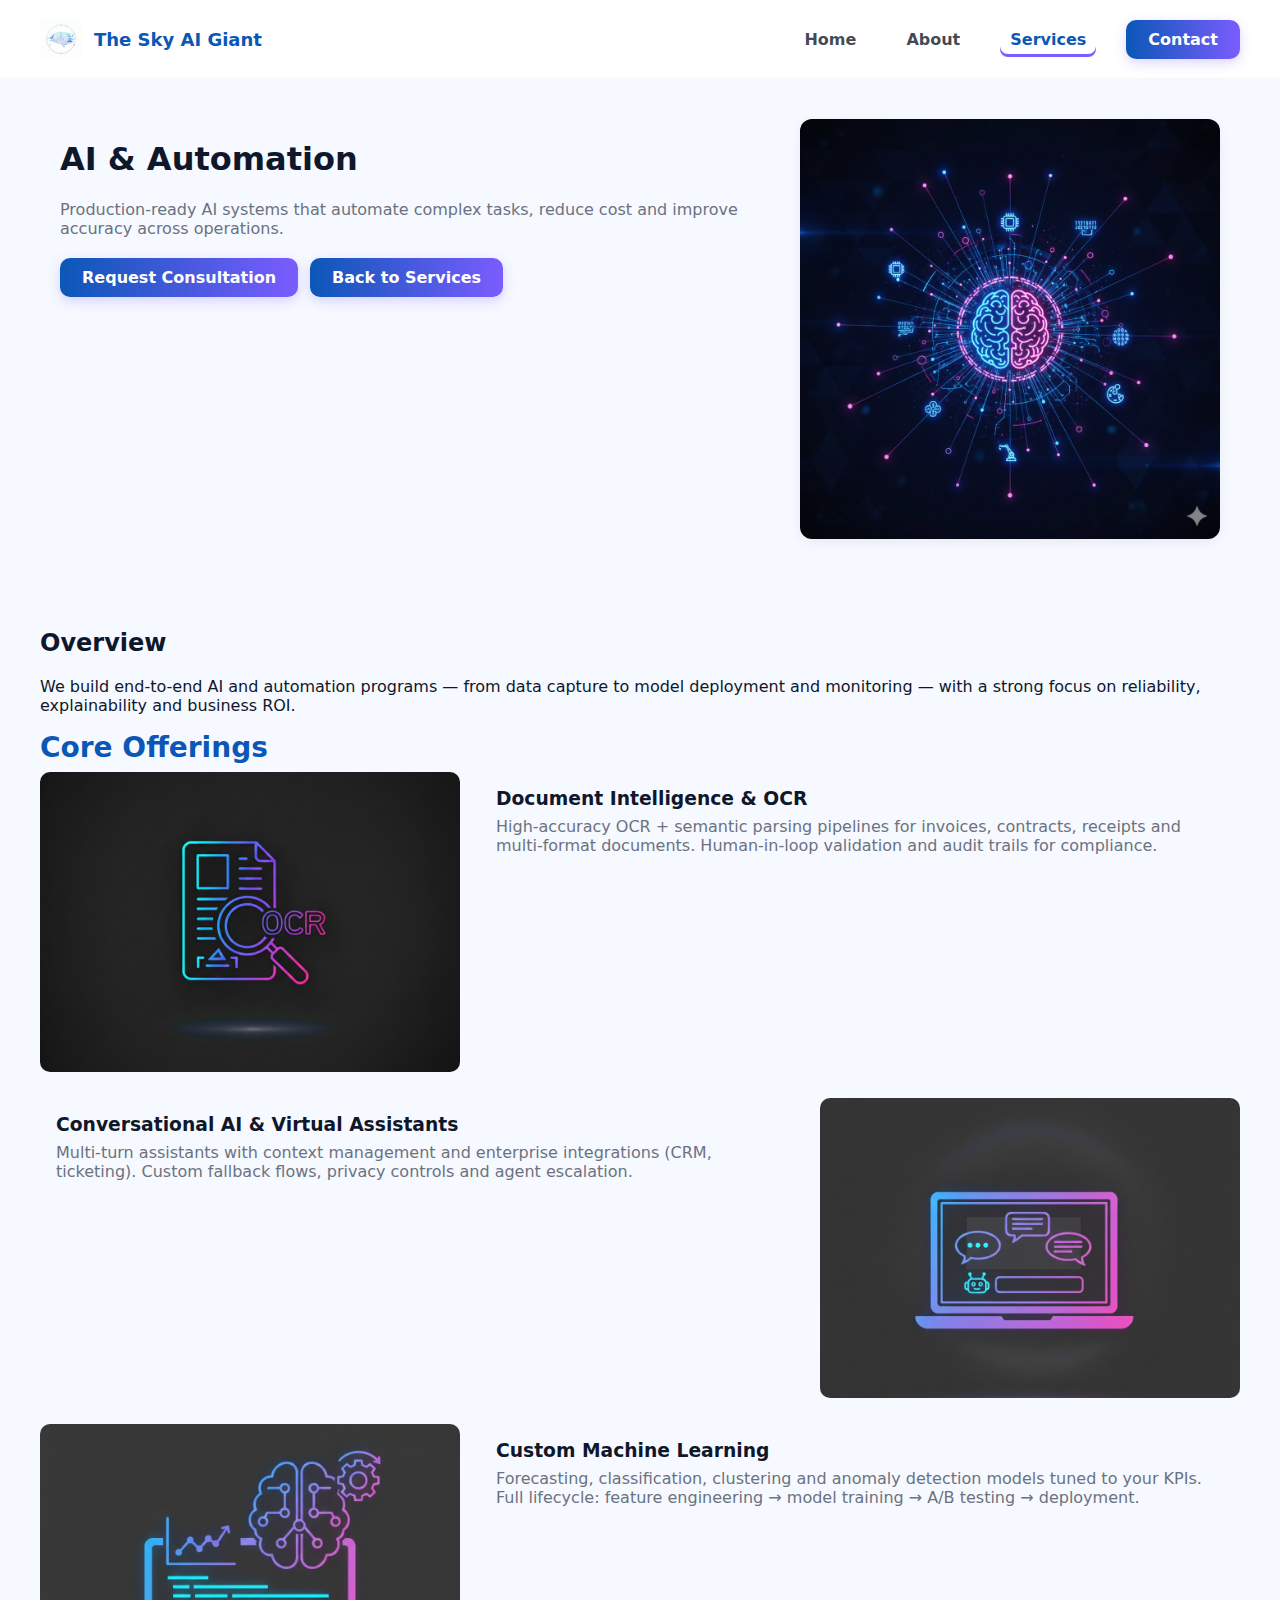
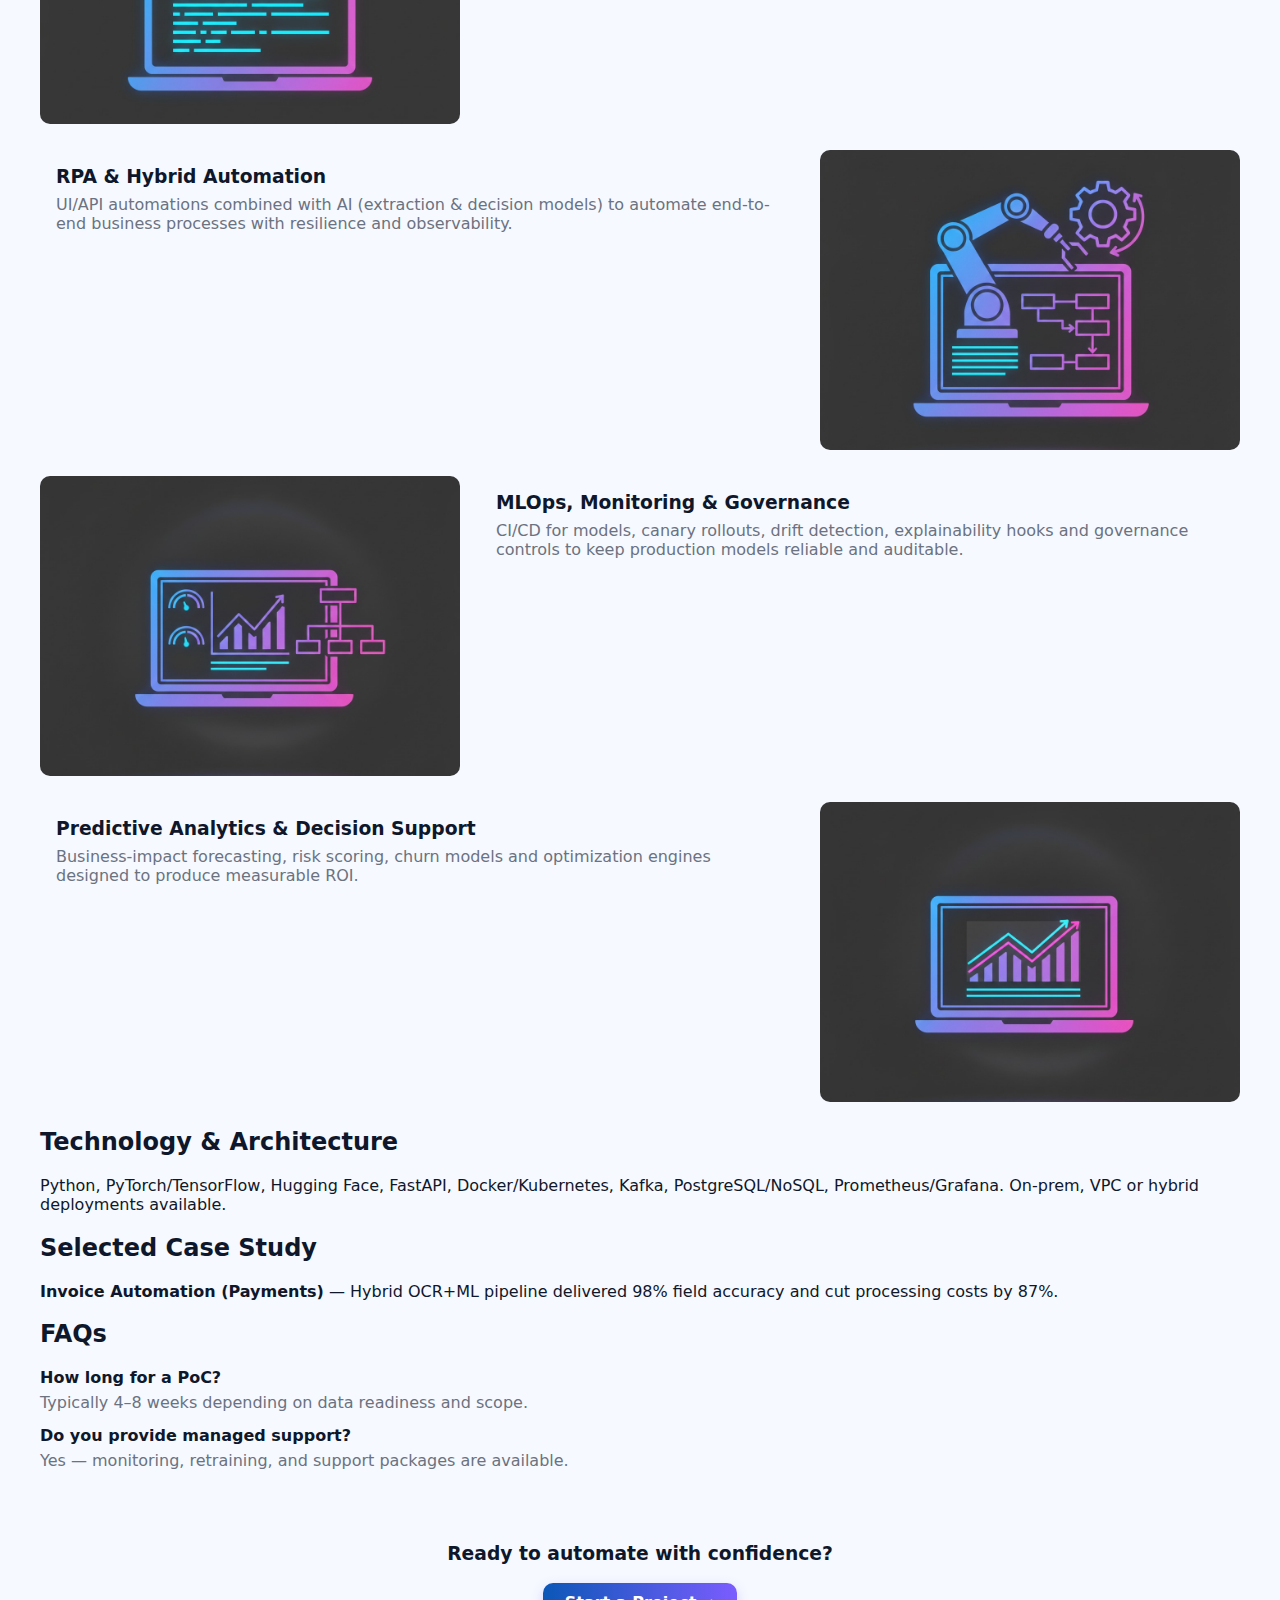
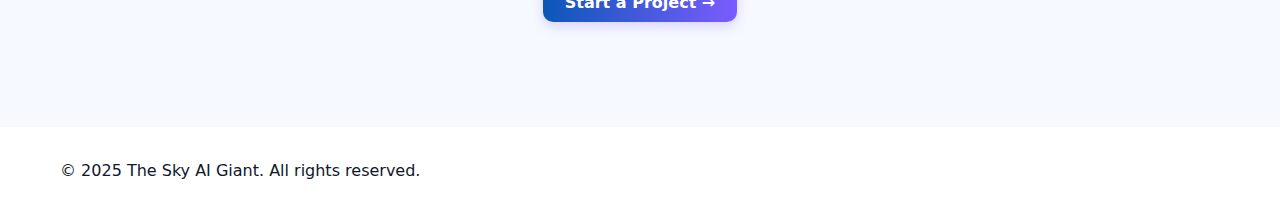
<file: services/ai-automation.html>
<!DOCTYPE html>
<html lang="en">
<head>
  <meta charset="utf-8" />
  <meta name="viewport" content="width=device-width,initial-scale=1" />
  <title>AI & Automation — The Sky AI Giant</title>
  <meta name="description" content="Enterprise AI & Automation: document extraction, chatbots, ML models, RPA, predictive analytics and MLOps." />
  <link rel="stylesheet" href="../Assets/CSS/style.css" />
</head>
<body class="page-light">

  <header class="site-header">
    <div class="wrap header-inner">
      <a class="brand" href="../index.html">
        <img src="../Assets/Images/logo.png" alt="The Sky AI Giant" class="logo-img" />
        <span class="brand-text">The Sky AI Giant</span>
      </a>
      <nav class="main-nav">
        <a href="../index.html" class="nav-link">Home</a>
        <a href="../about.html" class="nav-link">About</a>
        <a href="../services.html" class="nav-link active">Services</a>
        <a href="../contact.html" class="nav-link cta-link">Contact</a>
      </nav>
    </div>
  </header>

  <section class="hero-small">
    <div class="wrap hero-inner">
      <div class="hero-text">
        <h1>AI & Automation</h1>
        <p class="lead">Production-ready AI systems that automate complex tasks, reduce cost and improve accuracy across operations.</p>
        <div class="hero-actions">
          <a class="btn btn-primary" href="../contact.html">Request Consultation</a>
          <a class="btn btn-ghost" href="../services.html">Back to Services</a>
        </div>
      </div>
      <div class="hero-image">
        <img src="../Assets/Images/ai-hero.jpg" alt="AI & Automation hero" />
      </div>
    </div>
  </section>

  <main class="wrap content">
    <section>
      <h2>Overview</h2>
      <p>We build end-to-end AI and automation programs — from data capture to model deployment and monitoring — with a strong focus on reliability, explainability and business ROI.</p>
    </section>

    <section>
      <h2 class="section-title">Core Offerings</h2>

      <article class="service-detail">
        <div class="service-media"><img src="../Assets/Images/ai-1-invoice.jpg" alt="Document Intelligence" /></div>
        <div class="service-body">
          <h3>Document Intelligence & OCR</h3>
          <p>High-accuracy OCR + semantic parsing pipelines for invoices, contracts, receipts and multi-format documents. Human-in-loop validation and audit trails for compliance.</p>
        </div>
      </article>

      <article class="service-detail reverse">
        <div class="service-media"><img src="../Assets/Images/ai-2-chatbot.jpg" alt="Conversational AI" /></div>
        <div class="service-body">
          <h3>Conversational AI & Virtual Assistants</h3>
          <p>Multi-turn assistants with context management and enterprise integrations (CRM, ticketing). Custom fallback flows, privacy controls and agent escalation.</p>
        </div>
      </article>

      <article class="service-detail">
        <div class="service-media"><img src="../Assets/Images/ai-3-mlmodel.jpg" alt="Custom ML Models" /></div>
        <div class="service-body">
          <h3>Custom Machine Learning</h3>
          <p>Forecasting, classification, clustering and anomaly detection models tuned to your KPIs. Full lifecycle: feature engineering → model training → A/B testing → deployment.</p>
        </div>
      </article>

      <article class="service-detail reverse">
        <div class="service-media"><img src="../Assets/Images/ai-4-rpa.jpg" alt="RPA & Hybrid Automation" /></div>
        <div class="service-body">
          <h3>RPA & Hybrid Automation</h3>
          <p>UI/API automations combined with AI (extraction & decision models) to automate end-to-end business processes with resilience and observability.</p>
        </div>
      </article>

      <article class="service-detail">
        <div class="service-media"><img src="../Assets/Images/ai-5-mlops.jpg" alt="MLOps & Monitoring" /></div>
        <div class="service-body">
          <h3>MLOps, Monitoring & Governance</h3>
          <p>CI/CD for models, canary rollouts, drift detection, explainability hooks and governance controls to keep production models reliable and auditable.</p>
        </div>
      </article>

      <article class="service-detail reverse">
        <div class="service-media"><img src="../Assets/Images/ai-6-predictive.jpg" alt="Predictive Analytics" /></div>
        <div class="service-body">
          <h3>Predictive Analytics & Decision Support</h3>
          <p>Business-impact forecasting, risk scoring, churn models and optimization engines designed to produce measurable ROI.</p>
        </div>
      </article>
    </section>

    <section>
      <h2>Technology & Architecture</h2>
      <p>Python, PyTorch/TensorFlow, Hugging Face, FastAPI, Docker/Kubernetes, Kafka, PostgreSQL/NoSQL, Prometheus/Grafana. On-prem, VPC or hybrid deployments available.</p>
    </section>

    <section>
      <h2>Selected Case Study</h2>
      <p><strong>Invoice Automation (Payments)</strong> — Hybrid OCR+ML pipeline delivered 98% field accuracy and cut processing costs by 87%.</p>
    </section>

    <section>
      <h2>FAQs</h2>
      <div class="faq">
        <h4>How long for a PoC?</h4>
        <p>Typically 4–8 weeks depending on data readiness and scope.</p>
        <h4>Do you provide managed support?</h4>
        <p>Yes — monitoring, retraining, and support packages are available.</p>
      </div>
    </section>

    <section class="section-cta">
      <h3>Ready to automate with confidence?</h3>
      <a class="btn btn-primary" href="../contact.html">Start a Project →</a>
    </section>
  </main>

  <footer class="site-footer">
    <div class="wrap">
      <p>© 2025 The Sky AI Giant. All rights reserved.</p>
    </div>
  </footer>

</body>
</html>
</file>
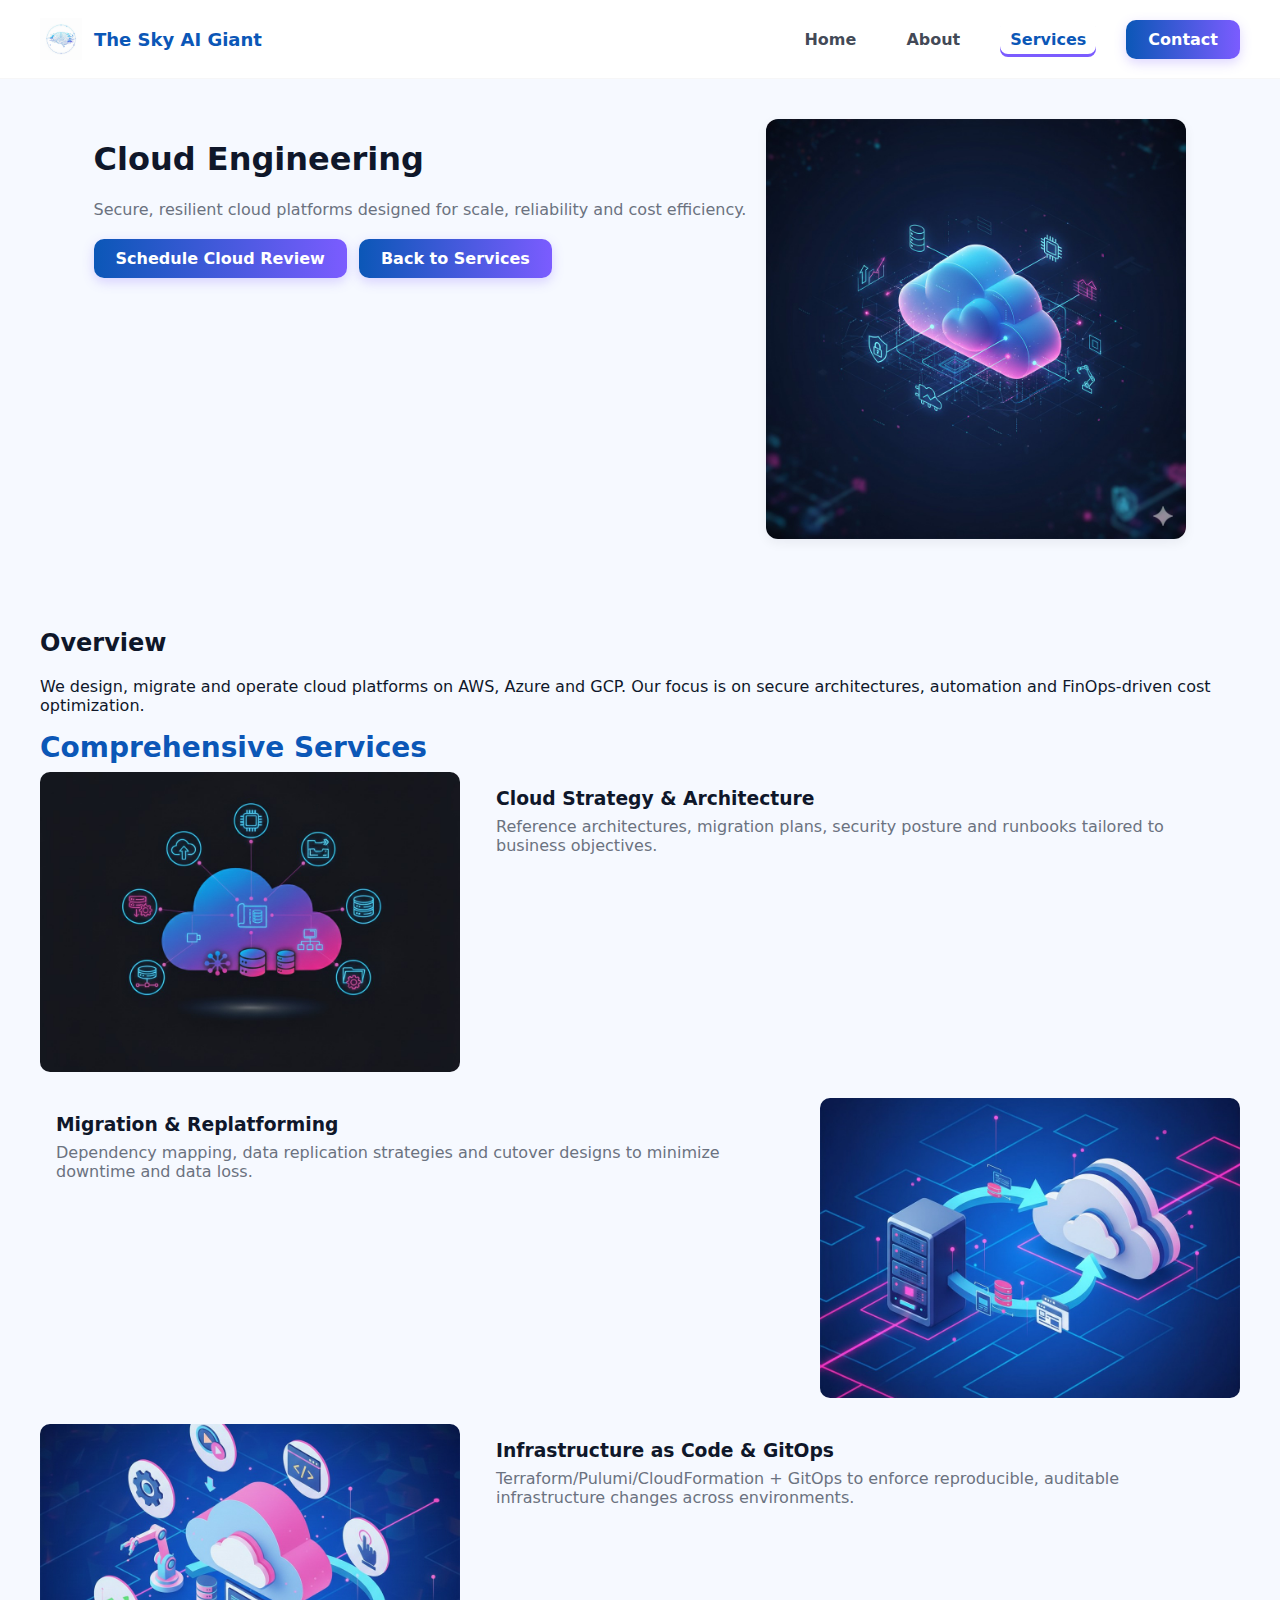
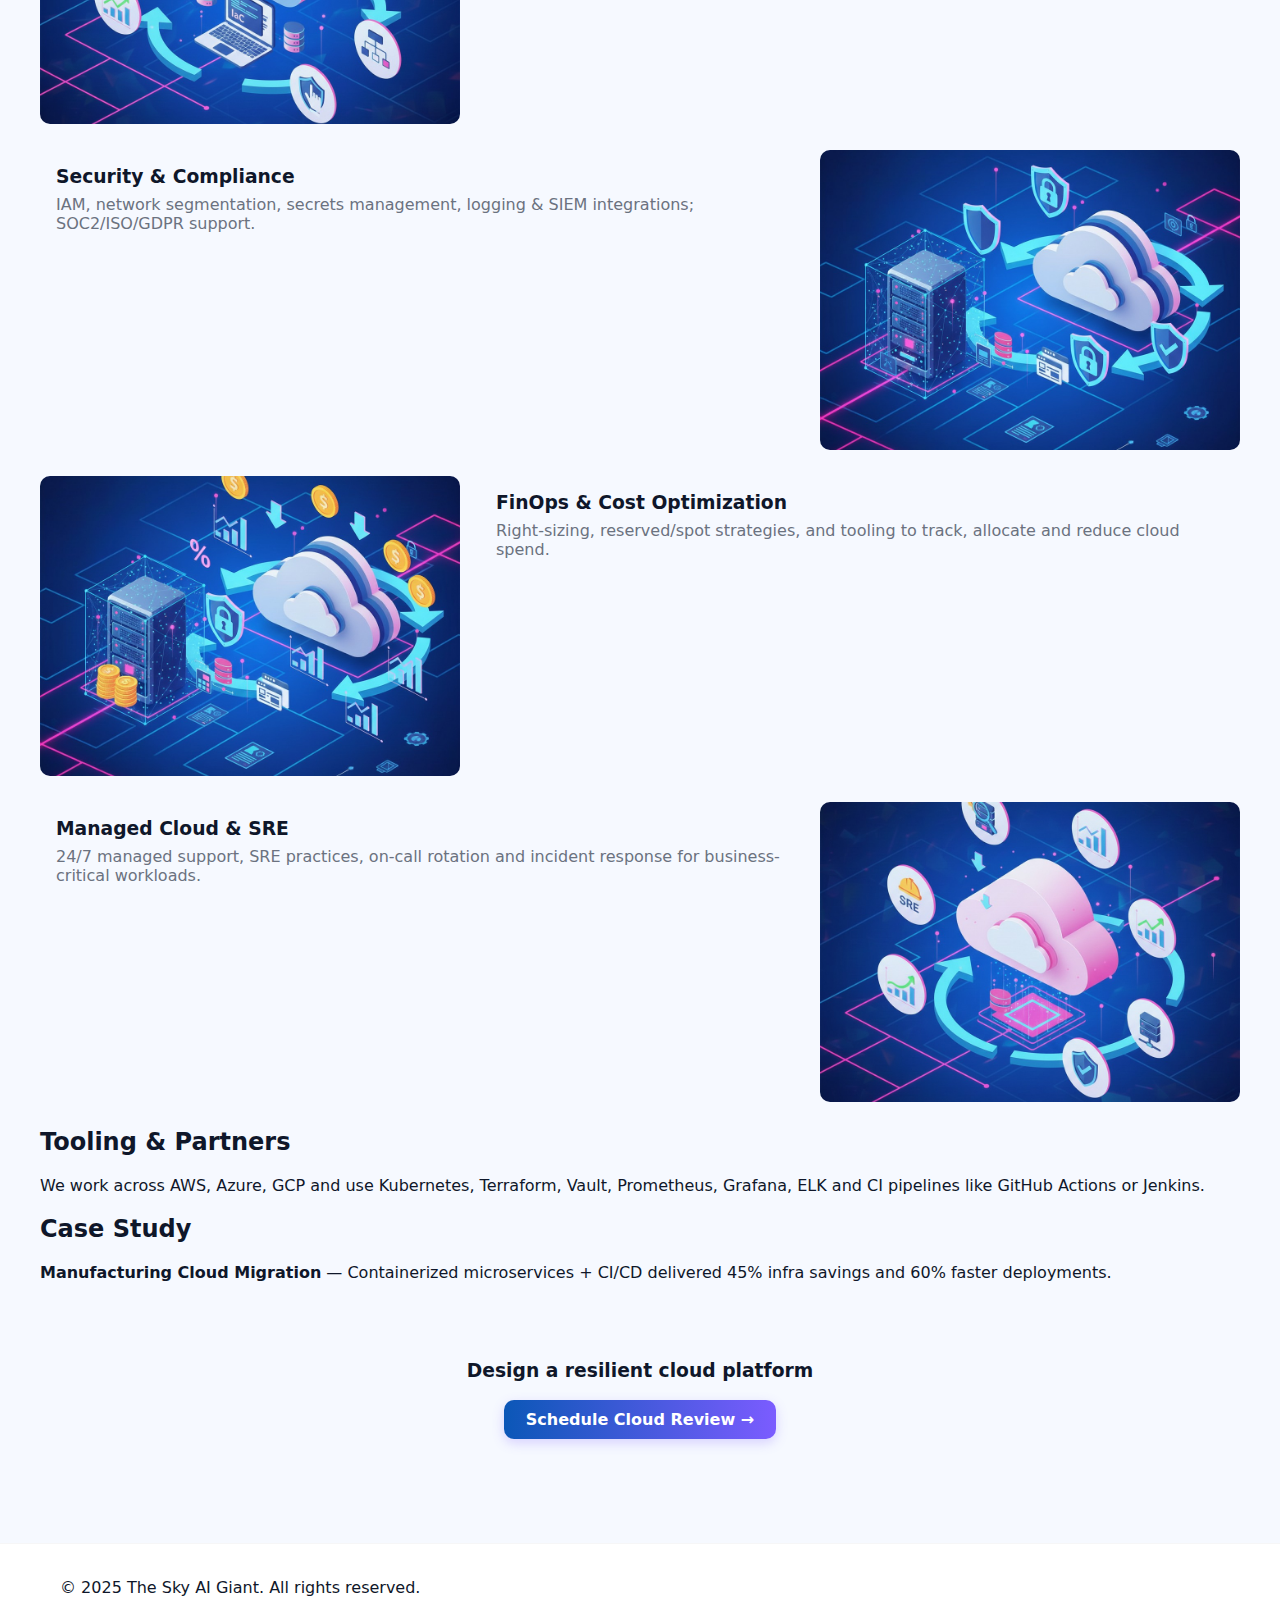
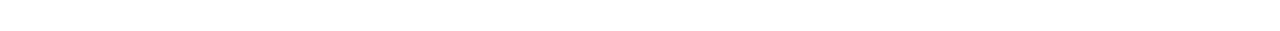
<file: services/cloud-services.html>
<!DOCTYPE html>
<html lang="en">
<head>
  <meta charset="utf-8" />
  <meta name="viewport" content="width=device-width,initial-scale=1" />
  <title>Cloud Engineering — The Sky AI Giant</title>
  <meta name="description" content="Cloud strategy, migration, IaC, security, cost optimization and managed cloud services." />
  <link rel="stylesheet" href="../Assets/CSS/style.css" />
</head>
<body class="page-light">

  <header class="site-header">
    <div class="wrap header-inner">
      <a class="brand" href="../index.html">
        <img src="../Assets/Images/logo.png" alt="The Sky AI Giant" class="logo-img" />
        <span class="brand-text">The Sky AI Giant</span>
      </a>
      <nav class="main-nav">
        <a href="../index.html" class="nav-link">Home</a>
        <a href="../about.html" class="nav-link">About</a>
        <a href="../services.html" class="nav-link active">Services</a>
        <a href="../contact.html" class="nav-link cta-link">Contact</a>
      </nav>
    </div>
  </header>

  <section class="hero-small">
    <div class="wrap hero-inner">
      <div class="hero-text">
        <h1>Cloud Engineering</h1>
        <p class="lead">Secure, resilient cloud platforms designed for scale, reliability and cost efficiency.</p>
        <div class="hero-actions">
          <a class="btn btn-primary" href="../contact.html">Schedule Cloud Review</a>
          <a class="btn btn-ghost" href="../services.html">Back to Services</a>
        </div>
      </div>
      <div class="hero-image">
        <img src="../Assets/Images/cloud-hero.jpg" alt="Cloud engineering" />
      </div>
    </div>
  </section>

  <main class="wrap content">
    <section>
      <h2>Overview</h2>
      <p>We design, migrate and operate cloud platforms on AWS, Azure and GCP. Our focus is on secure architectures, automation and FinOps-driven cost optimization.</p>
    </section>

    <section>
      <h2 class="section-title">Comprehensive Services</h2>

      <article class="service-detail">
        <div class="service-media"><img src="../Assets/Images/cloud-1-architecture.jpg" alt="Cloud architecture" /></div>
        <div class="service-body">
          <h3>Cloud Strategy & Architecture</h3>
          <p>Reference architectures, migration plans, security posture and runbooks tailored to business objectives.</p>
        </div>
      </article>

      <article class="service-detail reverse">
        <div class="service-media"><img src="../Assets/Images/cloud-2-migration.jpg" alt="Cloud migration" /></div>
        <div class="service-body">
          <h3>Migration & Replatforming</h3>
          <p>Dependency mapping, data replication strategies and cutover designs to minimize downtime and data loss.</p>
        </div>
      </article>

      <article class="service-detail">
        <div class="service-media"><img src="../Assets/Images/cloud-3-infra.jpg" alt="Infrastructure as Code" /></div>
        <div class="service-body">
          <h3>Infrastructure as Code & GitOps</h3>
          <p>Terraform/Pulumi/CloudFormation + GitOps to enforce reproducible, auditable infrastructure changes across environments.</p>
        </div>
      </article>

      <article class="service-detail reverse">
        <div class="service-media"><img src="../Assets/Images/cloud-4-security.jpg" alt="Cloud security" /></div>
        <div class="service-body">
          <h3>Security & Compliance</h3>
          <p>IAM, network segmentation, secrets management, logging & SIEM integrations; SOC2/ISO/GDPR support.</p>
        </div>
      </article>

      <article class="service-detail">
        <div class="service-media"><img src="../Assets/Images/cloud-5-cost.jpg" alt="Cost optimization" /></div>
        <div class="service-body">
          <h3>FinOps & Cost Optimization</h3>
          <p>Right-sizing, reserved/spot strategies, and tooling to track, allocate and reduce cloud spend.</p>
        </div>
      </article>

      <article class="service-detail reverse">
        <div class="service-media"><img src="../Assets/Images/cloud-6-managed.jpg" alt="Managed cloud services" /></div>
        <div class="service-body">
          <h3>Managed Cloud & SRE</h3>
          <p>24/7 managed support, SRE practices, on-call rotation and incident response for business-critical workloads.</p>
        </div>
      </article>
    </section>

    <section>
      <h2>Tooling & Partners</h2>
      <p>We work across AWS, Azure, GCP and use Kubernetes, Terraform, Vault, Prometheus, Grafana, ELK and CI pipelines like GitHub Actions or Jenkins.</p>
    </section>

    <section>
      <h2>Case Study</h2>
      <p><strong>Manufacturing Cloud Migration</strong> — Containerized microservices + CI/CD delivered 45% infra savings and 60% faster deployments.</p>
    </section>

    <section class="section-cta">
      <h3>Design a resilient cloud platform</h3>
      <a class="btn btn-primary" href="../contact.html">Schedule Cloud Review →</a>
    </section>
  </main>

  <footer class="site-footer">
    <div class="wrap">
      <p>© 2025 The Sky AI Giant. All rights reserved.</p>
    </div>
  </footer>

</body>
</html>
</file>
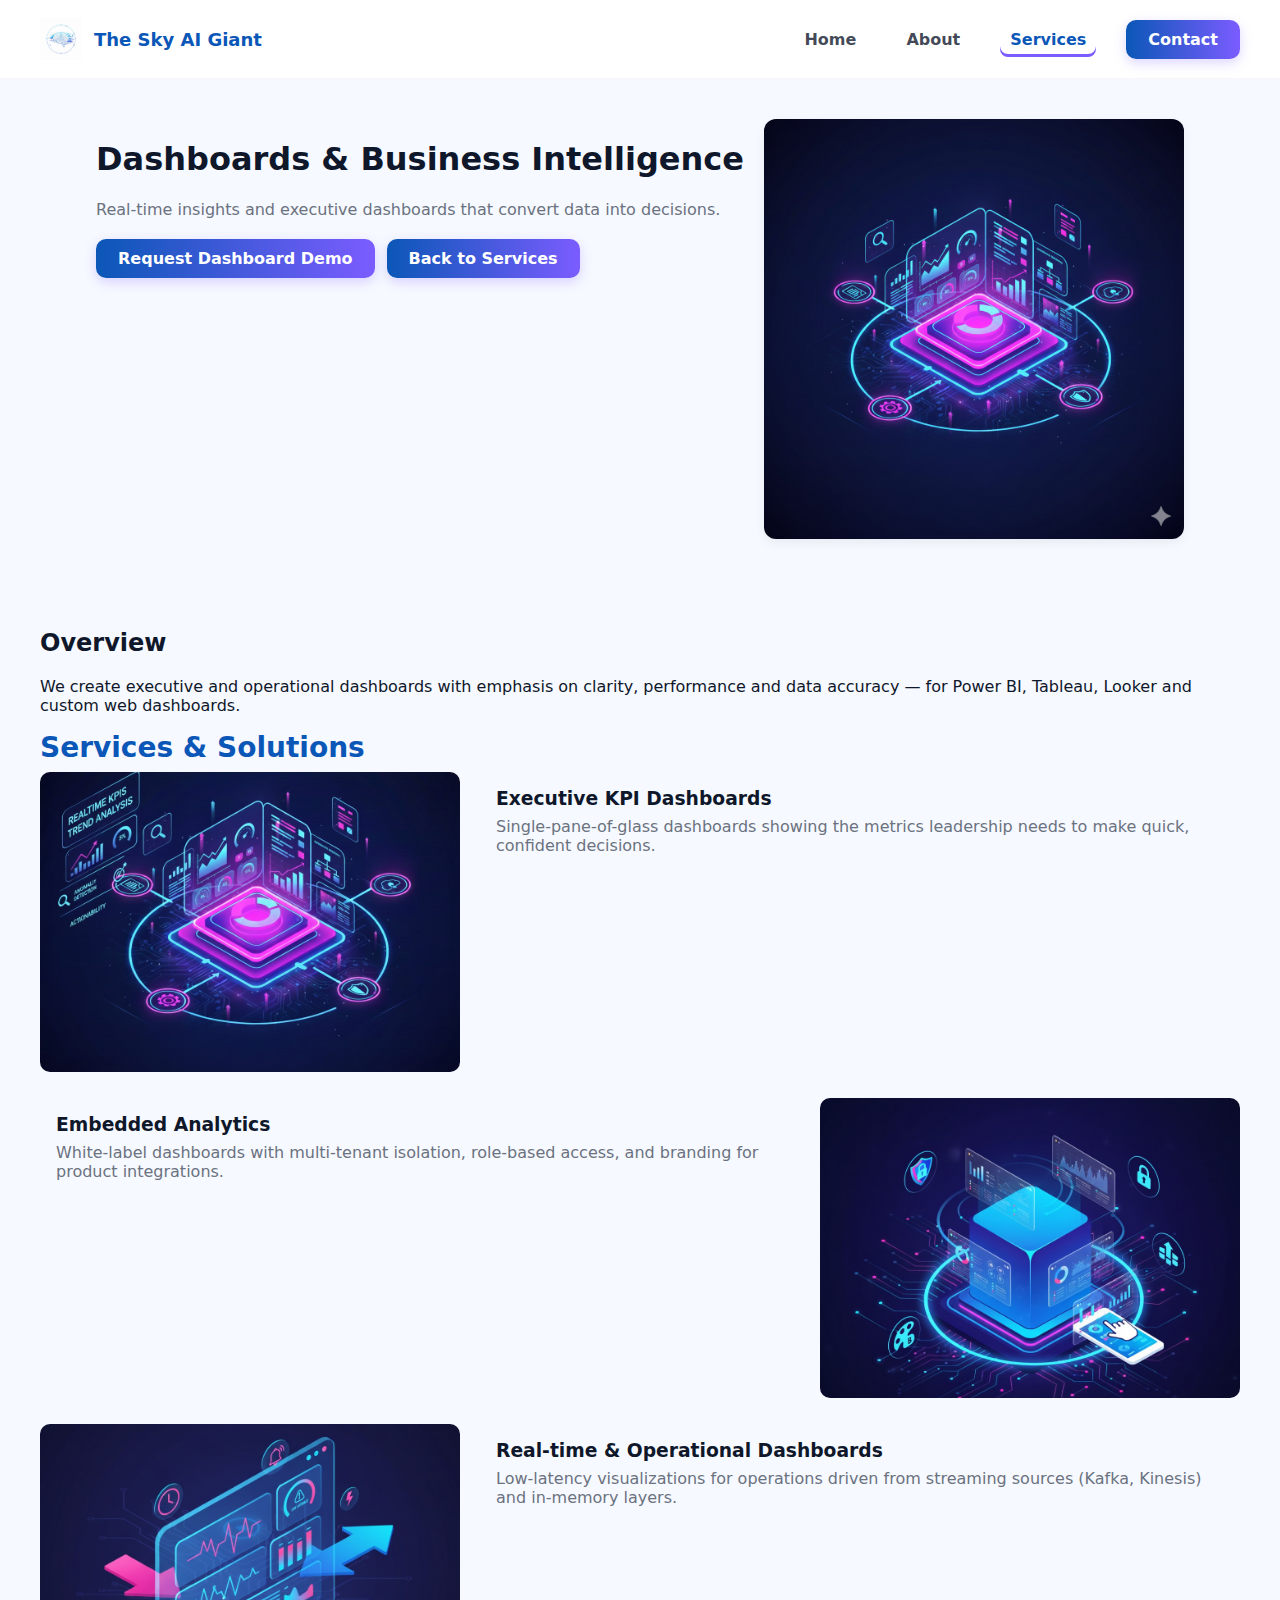
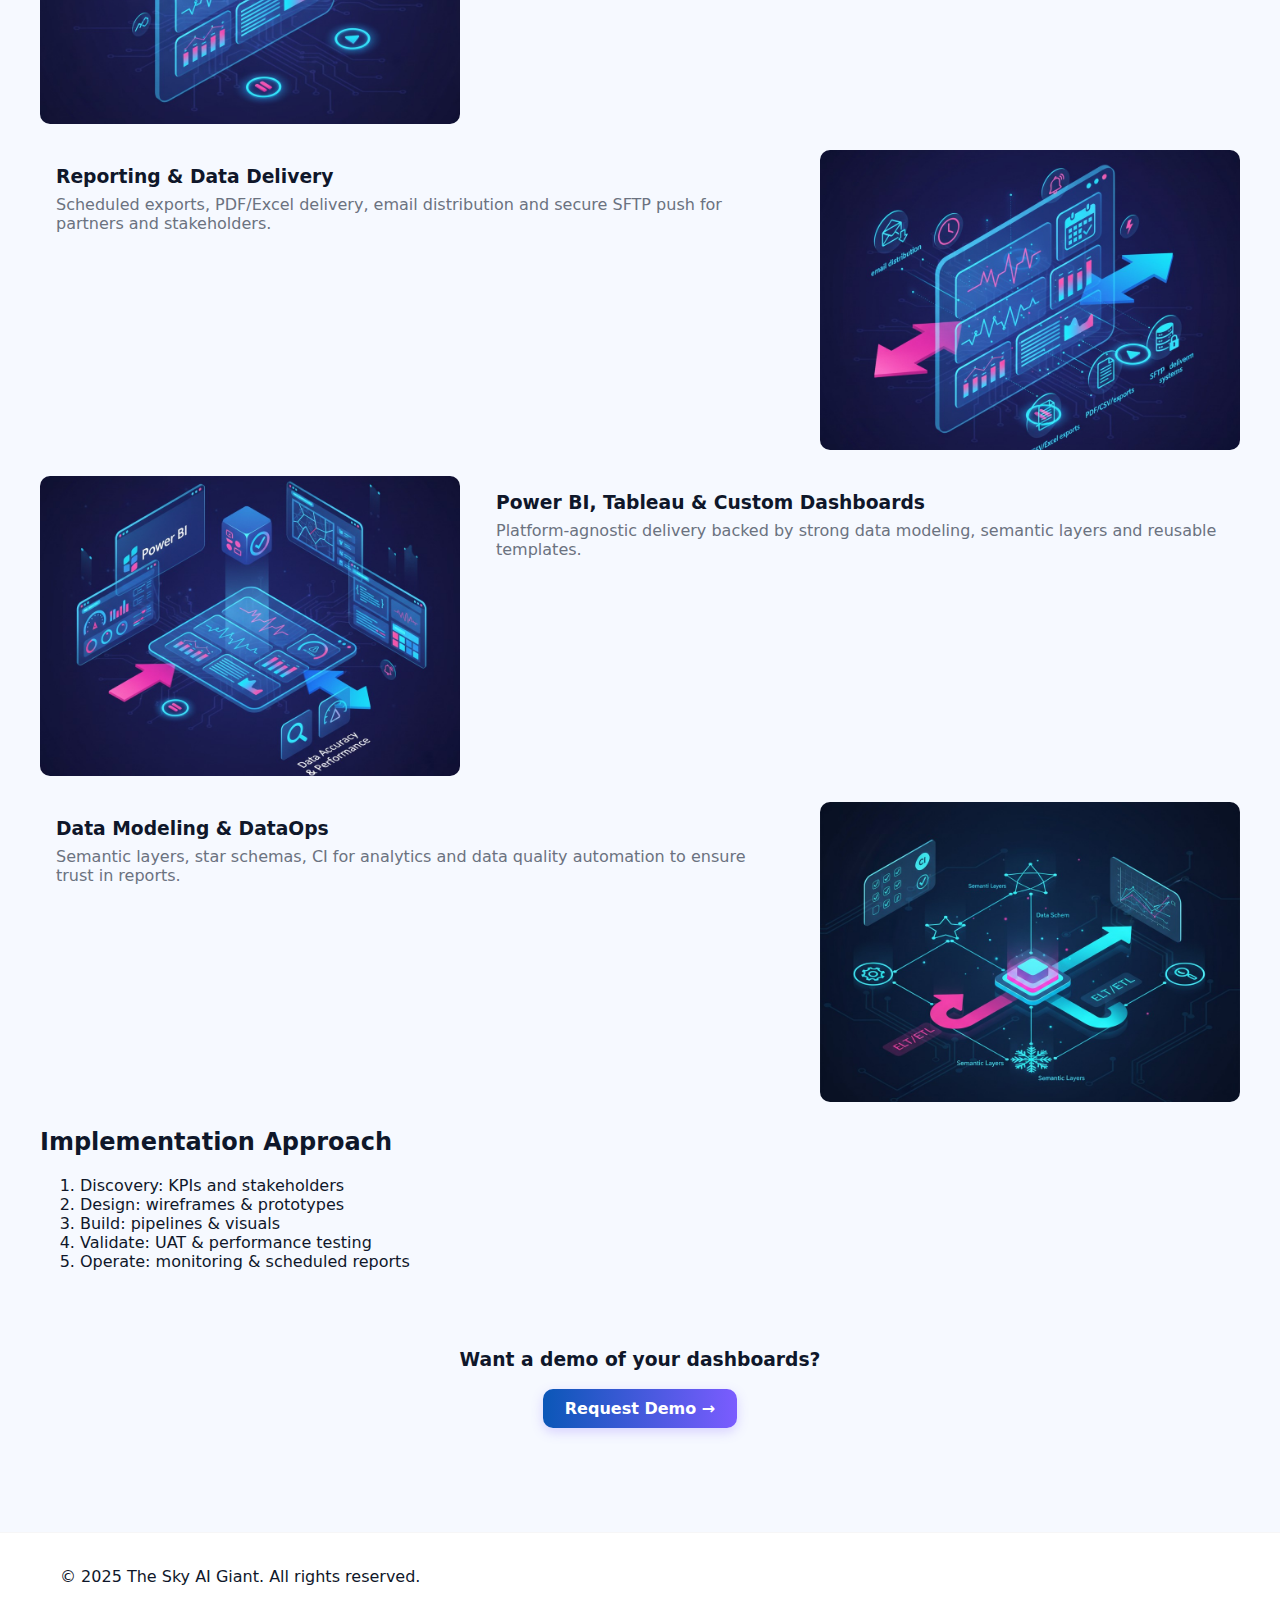
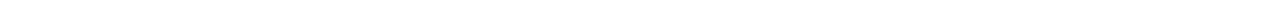
<file: services/dashboards-bi.html>
<!DOCTYPE html>
<html lang="en">
<head>
  <meta charset="utf-8" />
  <meta name="viewport" content="width=device-width,initial-scale=1" />
  <title>Dashboards & BI — The Sky AI Giant</title>
  <meta name="description" content="Custom dashboards, Power BI, Tableau, real-time analytics, KPI monitoring and reporting solutions." />
  <link rel="stylesheet" href="../Assets/CSS/style.css" />
</head>
<body class="page-light">

  <header class="site-header">
    <div class="wrap header-inner">
      <a class="brand" href="../index.html">
        <img src="../Assets/Images/logo.png" alt="The Sky AI Giant" class="logo-img" />
        <span class="brand-text">The Sky AI Giant</span>
      </a>
      <nav class="main-nav">
        <a href="../index.html" class="nav-link">Home</a>
        <a href="../about.html" class="nav-link">About</a>
        <a href="../services.html" class="nav-link active">Services</a>
        <a href="../contact.html" class="nav-link cta-link">Contact</a>
      </nav>
    </div>
  </header>

  <section class="hero-small">
    <div class="wrap hero-inner">
      <div class="hero-text">
        <h1>Dashboards & Business Intelligence</h1>
        <p class="lead">Real-time insights and executive dashboards that convert data into decisions.</p>
        <div class="hero-actions">
          <a class="btn btn-primary" href="../contact.html">Request Dashboard Demo</a>
          <a class="btn btn-ghost" href="../services.html">Back to Services</a>
        </div>
      </div>
      <div class="hero-image">
        <img src="../Assets/Images/bi-hero.jpg" alt="BI hero" />
      </div>
    </div>
  </section>

  <main class="wrap content">
    <section>
      <h2>Overview</h2>
      <p>We create executive and operational dashboards with emphasis on clarity, performance and data accuracy — for Power BI, Tableau, Looker and custom web dashboards.</p>
    </section>

    <section>
      <h2 class="section-title">Services & Solutions</h2>

      <article class="service-detail">
        <div class="service-media"><img src="../Assets/Images/bi-1-kpi.jpg" alt="Executive KPI dashboards" /></div>
        <div class="service-body">
          <h3>Executive KPI Dashboards</h3>
          <p>Single-pane-of-glass dashboards showing the metrics leadership needs to make quick, confident decisions.</p>
        </div>
      </article>

      <article class="service-detail reverse">
        <div class="service-media"><img src="../Assets/Images/bi-2-embedded.jpg" alt="Embedded analytics" /></div>
        <div class="service-body">
          <h3>Embedded Analytics</h3>
          <p>White-label dashboards with multi-tenant isolation, role-based access, and branding for product integrations.</p>
        </div>
      </article>

      <article class="service-detail">
        <div class="service-media"><img src="../Assets/Images/bi-3-realtime.jpg" alt="Real-time dashboards" /></div>
        <div class="service-body">
          <h3>Real-time & Operational Dashboards</h3>
          <p>Low-latency visualizations for operations driven from streaming sources (Kafka, Kinesis) and in-memory layers.</p>
        </div>
      </article>

      <article class="service-detail reverse">
        <div class="service-media"><img src="../Assets/Images/bi-4-reporting.jpg" alt="Reporting & exports" /></div>
        <div class="service-body">
          <h3>Reporting & Data Delivery</h3>
          <p>Scheduled exports, PDF/Excel delivery, email distribution and secure SFTP push for partners and stakeholders.</p>
        </div>
      </article>

      <article class="service-detail">
        <div class="service-media"><img src="../Assets/Images/bi-5-powerbi.jpg" alt="PowerBI and Tableau" /></div>
        <div class="service-body">
          <h3>Power BI, Tableau & Custom Dashboards</h3>
          <p>Platform-agnostic delivery backed by strong data modeling, semantic layers and reusable templates.</p>
        </div>
      </article>

      <article class="service-detail reverse">
        <div class="service-media"><img src="../Assets/Images/bi-6-dataops.jpg" alt="DataOps" /></div>
        <div class="service-body">
          <h3>Data Modeling & DataOps</h3>
          <p>Semantic layers, star schemas, CI for analytics and data quality automation to ensure trust in reports.</p>
        </div>
      </article>
    </section>

    <section>
      <h2>Implementation Approach</h2>
      <ol>
        <li>Discovery: KPIs and stakeholders</li>
        <li>Design: wireframes & prototypes</li>
        <li>Build: pipelines & visuals</li>
        <li>Validate: UAT & performance testing</li>
        <li>Operate: monitoring & scheduled reports</li>
      </ol>
    </section>

    <section class="section-cta">
      <h3>Want a demo of your dashboards?</h3>
      <a class="btn btn-primary" href="../contact.html">Request Demo →</a>
    </section>
  </main>

  <footer class="site-footer">
    <div class="wrap">
      <p>© 2025 The Sky AI Giant. All rights reserved.</p>
    </div>
  </footer>

</body>
</html>
</file>
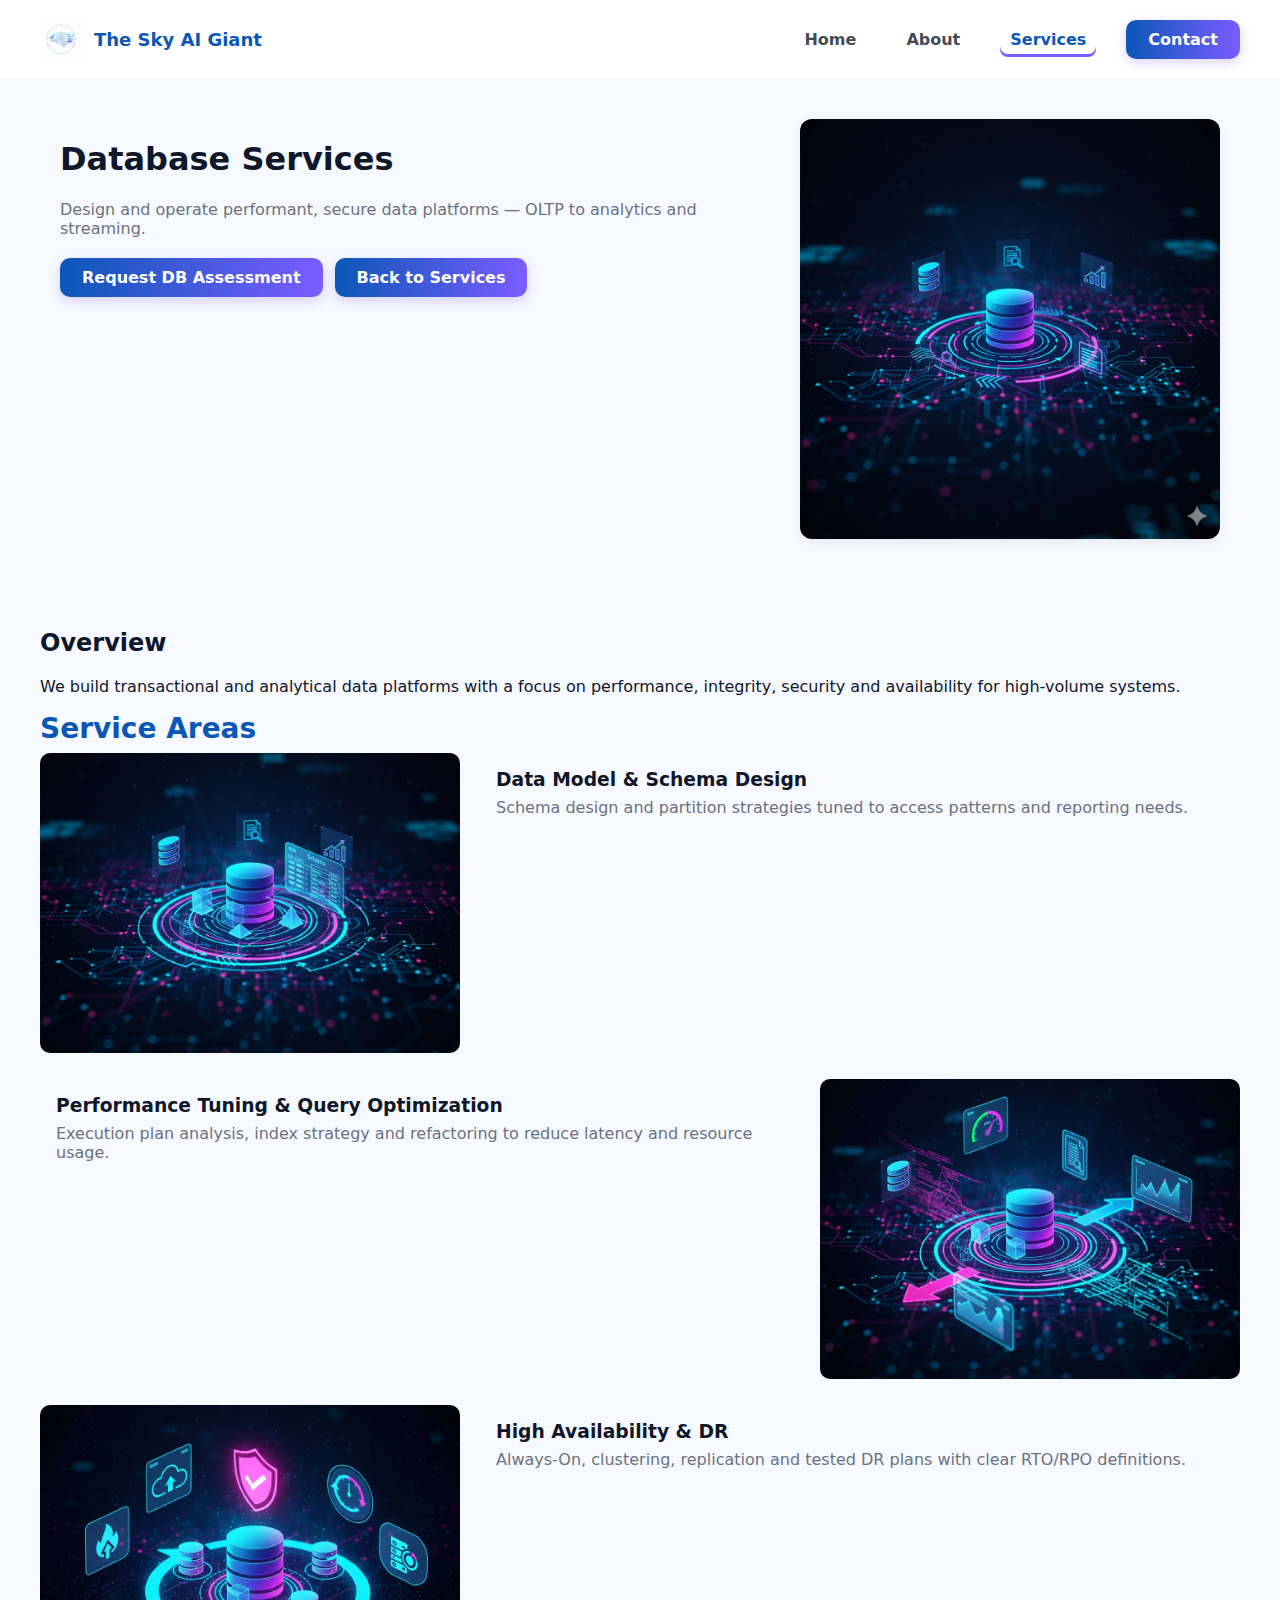
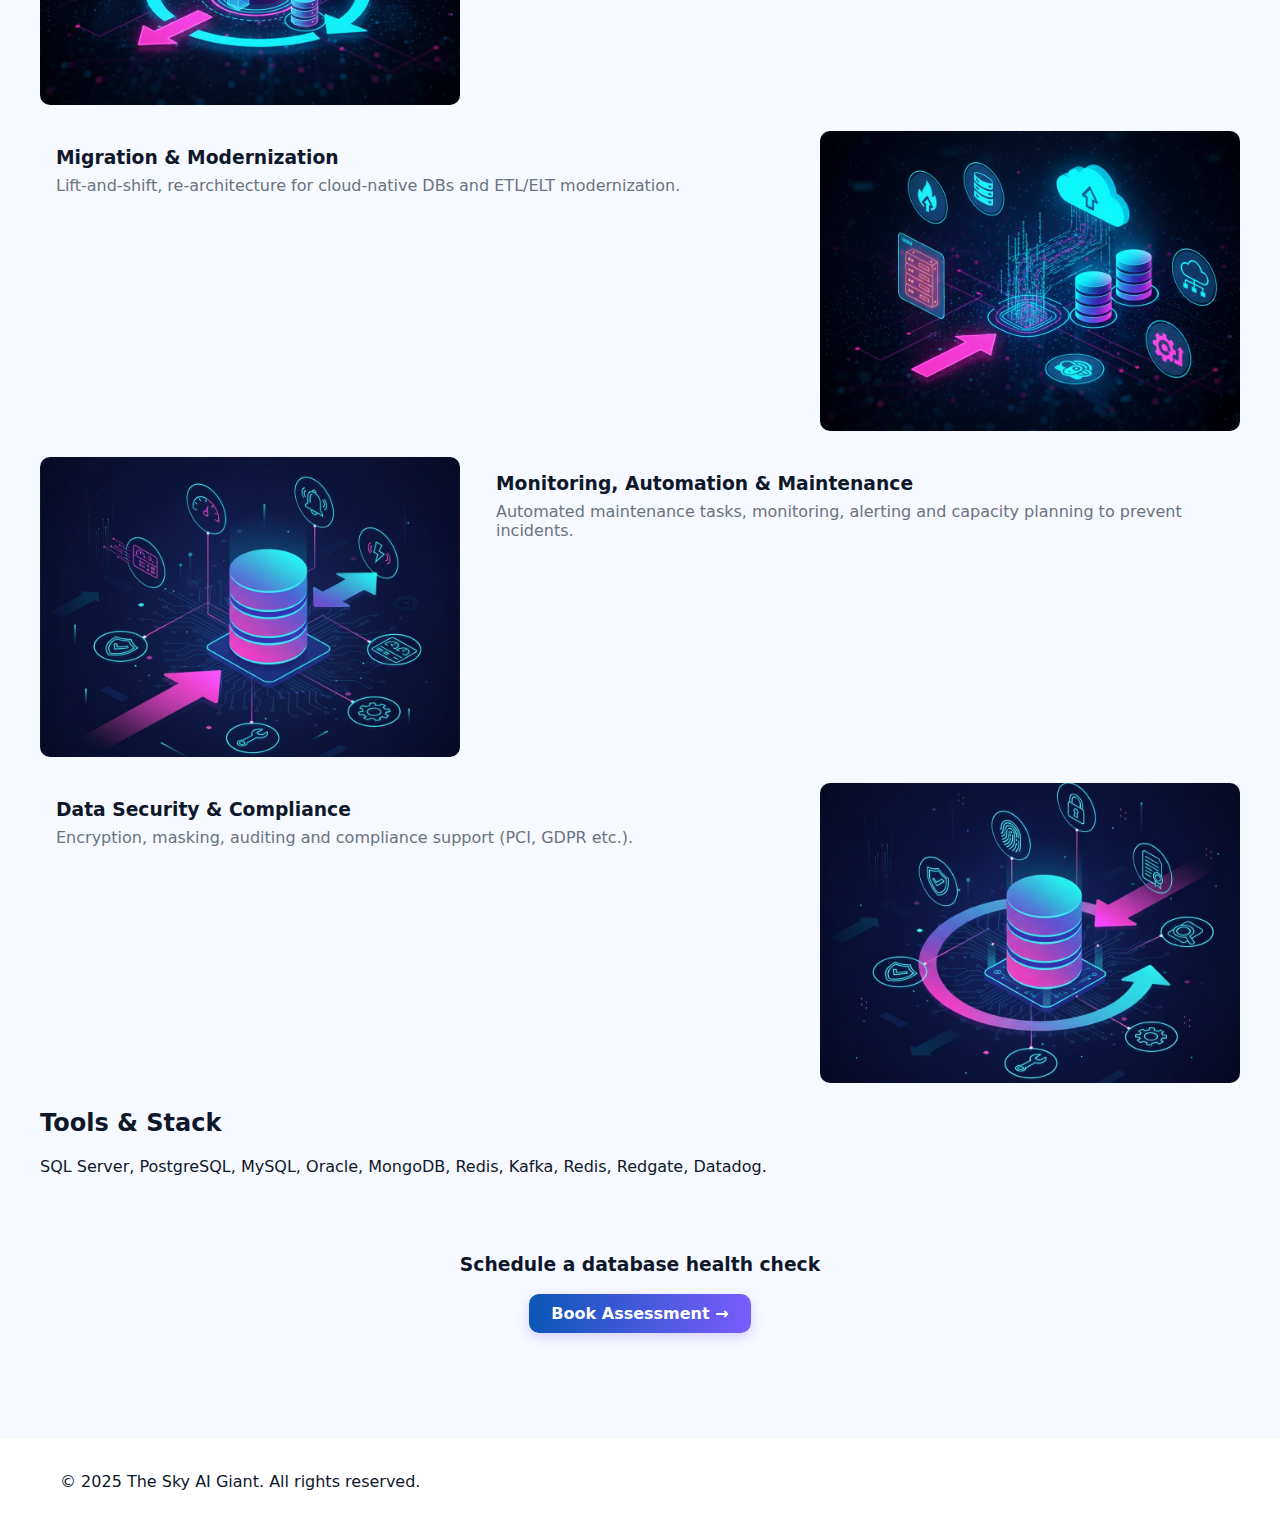
<file: services/db-services.html>
<!DOCTYPE html>
<html lang="en">
<head>
  <meta charset="utf-8" />
  <meta name="viewport" content="width=device-width,initial-scale=1" />
  <title>Database Services — The Sky AI Giant</title>
  <meta name="description" content="Database design, performance tuning, HA, backup & DR, monitoring and data platform engineering." />
  <link rel="stylesheet" href="../Assets/CSS/style.css" />
</head>
<body class="page-light">

  <header class="site-header">
    <div class="wrap header-inner">
      <a class="brand" href="../index.html">
        <img src="../Assets/Images/logo.png" alt="The Sky AI Giant" class="logo-img" />
        <span class="brand-text">The Sky AI Giant</span>
      </a>
      <nav class="main-nav">
        <a href="../index.html" class="nav-link">Home</a>
        <a href="../about.html" class="nav-link">About</a>
        <a href="../services.html" class="nav-link active">Services</a>
        <a href="../contact.html" class="nav-link cta-link">Contact</a>
      </nav>
    </div>
  </header>

  <section class="hero-small">
    <div class="wrap hero-inner">
      <div class="hero-text">
        <h1>Database Services</h1>
        <p class="lead">Design and operate performant, secure data platforms — OLTP to analytics and streaming.</p>
        <div class="hero-actions">
          <a class="btn btn-primary" href="../contact.html">Request DB Assessment</a>
          <a class="btn btn-ghost" href="../services.html">Back to Services</a>
        </div>
      </div>
      <div class="hero-image">
        <img src="../Assets/Images/db-hero.jpg" alt="Database services hero" />
      </div>
    </div>
  </section>

  <main class="wrap content">
    <section>
      <h2>Overview</h2>
      <p>We build transactional and analytical data platforms with a focus on performance, integrity, security and availability for high-volume systems.</p>
    </section>

    <section>
      <h2 class="section-title">Service Areas</h2>

      <article class="service-detail">
        <div class="service-media"><img src="../Assets/Images/db-1-design.jpg" alt="Data model design" /></div>
        <div class="service-body">
          <h3>Data Model & Schema Design</h3>
          <p>Schema design and partition strategies tuned to access patterns and reporting needs.</p>
        </div>
      </article>

      <article class="service-detail reverse">
        <div class="service-media"><img src="../Assets/Images/db-2-performance.jpg" alt="Performance tuning" /></div>
        <div class="service-body">
          <h3>Performance Tuning & Query Optimization</h3>
          <p>Execution plan analysis, index strategy and refactoring to reduce latency and resource usage.</p>
        </div>
      </article>

      <article class="service-detail">
        <div class="service-media"><img src="../Assets/Images/db-3-ha.jpg" alt="High availability" /></div>
        <div class="service-body">
          <h3>High Availability & DR</h3>
          <p>Always-On, clustering, replication and tested DR plans with clear RTO/RPO definitions.</p>
        </div>
      </article>

      <article class="service-detail reverse">
        <div class="service-media"><img src="../Assets/Images/db-4-migration.jpg" alt="Migration & modernization" /></div>
        <div class="service-body">
          <h3>Migration & Modernization</h3>
          <p>Lift-and-shift, re-architecture for cloud-native DBs and ETL/ELT modernization.</p>
        </div>
      </article>

      <article class="service-detail">
        <div class="service-media"><img src="../Assets/Images/db-5-monitoring.jpg" alt="Monitoring & maintenance" /></div>
        <div class="service-body">
          <h3>Monitoring, Automation & Maintenance</h3>
          <p>Automated maintenance tasks, monitoring, alerting and capacity planning to prevent incidents.</p>
        </div>
      </article>

      <article class="service-detail reverse">
        <div class="service-media"><img src="../Assets/Images/db-6-security.jpg" alt="Data security" /></div>
        <div class="service-body">
          <h3>Data Security & Compliance</h3>
          <p>Encryption, masking, auditing and compliance support (PCI, GDPR etc.).</p>
        </div>
      </article>
    </section>

    <section>
      <h2>Tools & Stack</h2>
      <p>SQL Server, PostgreSQL, MySQL, Oracle, MongoDB, Redis, Kafka, Redis, Redgate, Datadog.</p>
    </section>

    <section class="section-cta">
      <h3>Schedule a database health check</h3>
      <a class="btn btn-primary" href="../contact.html">Book Assessment →</a>
    </section>
  </main>

  <footer class="site-footer">
    <div class="wrap">
      <p>© 2025 The Sky AI Giant. All rights reserved.</p>
    </div>
  </footer>

</body>
</html>
</file>
<file: Assets/CSS/style.css>
/* The Sky AI Giant - style.css
   Theme: Light Corporate + AI Glow
   Place at: Assets/CSS/style.css
*/

:root{
  --bg:#f6f9ff;
  --card:#ffffff;
  --muted:#6b7280;
  --primary:#0b57b7; /* deep corporate blue */
  --accent:#7b5cff;  /* AI purple */
  --glass:rgba(255,255,255,0.7);
  --radius:12px;
  --shadow:0 6px 18px rgba(11,53,183,0.08);
  --small-shadow:0 4px 12px rgba(16,24,40,0.06);
  --max-width:1200px;
}

/* Reset */
*{box-sizing:border-box}
html,body{height:100%}
body{
  margin:0;
  font-family:Inter, ui-sans-serif, system-ui, -apple-system, "Segoe UI", Roboto, "Helvetica Neue", Arial;
  background:var(--bg);
  color:#0f172a;
  -webkit-font-smoothing:antialiased;
}
.wrap{max-width:var(--max-width);margin:0 auto;padding:0 20px}
img{max-width:100%;height:auto;display:block}
a{color:var(--primary);text-decoration:none}
button{cursor:pointer}

/* Header / Nav (index.html style) */
.site-header{background:#fff;border-bottom:1px solid rgba(15,23,42,0.04);position:sticky;top:0;z-index:60}
.site-header .header-inner{display:flex;align-items:center;justify-content:space-between;padding:18px 0}
.brand{display:flex;align-items:center;gap:12px;font-weight:700;color:var(--primary)}
.logo-img{width:42px;height:42px;object-fit:contain}
.brand-text{font-size:18px}
.main-nav{display:flex;gap:18px;align-items:center}
.nav-link{padding:8px 10px;border-radius:8px;color:rgba(15,23,42,0.8);font-weight:600}
.nav-link:hover{background:linear-gradient(90deg, rgba(11,87,183,0.06), rgba(123,92,255,0.04))}
.nav-link.cta-link{background:linear-gradient(90deg,var(--primary),var(--accent));color:white;padding:8px 14px}
.nav-link.active{box-shadow:inset 0 -3px 0 var(--accent);color:var(--primary)}

/* HERO */
.hero{padding:60px 0;display:grid;align-items:center}
.hero-grid{display:grid;grid-template-columns:1fr 480px;gap:32px;align-items:center}
.hero-content h1{font-size:36px;line-height:1.05;margin:0 0 14px}
.hero .accent{background:linear-gradient(90deg,var(--primary),var(--accent));-webkit-background-clip:text;background-clip:text;color:transparent;font-weight:800}
.lead{color:var(--muted);font-size:16px;margin:0 0 20px}
.hero-actions{display:flex;gap:12px;margin-bottom:18px}
.btn{display:inline-block;padding:10px 16px;border-radius:10px;font-weight:700;border:0}
.btn-primary{background:linear-gradient(90deg,var(--primary),var(--accent));color:#fff;box-shadow:0 8px 30px rgba(123,92,255,0.12)}
.btn-ghost{background:transparent;border:1px solid rgba(11,87,183,0.08);color:var(--primary)}
.trust-list{display:flex;gap:18px;margin-top:18px;color:var(--muted);list-style:none;padding:0}
.trust-list li{font-weight:600}

/* Hero visual */
.hero-visual{position:relative}
.ai-mesh{position:absolute;inset:0;border-radius:14px;overflow:hidden;filter:blur(6px);opacity:0.95}
.visual-cards{display:flex;flex-direction:column;gap:12px;position:relative;margin-top:40px}
.card{background:linear-gradient(180deg, rgba(255,255,255,0.7), rgba(255,255,255,0.45));padding:12px;border-radius:12px;box-shadow:var(--small-shadow);display:flex;align-items:center;gap:12px}
.card img{width:120px;height:72px;object-fit:cover;border-radius:8px}
.card-caption{font-weight:700;color:var(--primary)}

/* Services grid */
.section{padding:56px 0}
.section-alt{background:linear-gradient(180deg,#fbfdff,#f4f7ff)}
.section-title{font-size:28px;margin:0 0 8px;color:var(--primary)}
.section-sub{color:var(--muted);margin:0 0 28px}
.services-grid{display:grid;grid-template-columns:repeat(auto-fit,minmax(230px,1fr));gap:22px}
.service{background:var(--card);padding:22px;border-radius:14px;box-shadow:var(--shadow);text-align:left}
.service-icon{font-size:28px;margin-bottom:10px}
.service h3{margin:0 0 8px}
.service p{color:var(--muted);margin:0}

/* Cards on homepage */
.service-card{background:var(--card);border-radius:12px;overflow:hidden;box-shadow:var(--small-shadow);display:flex;flex-direction:column}
.service-thumb{width:100%;height:220px;object-fit:cover}
.service-body{padding:16px}
.service-body h3{margin:0 0 8px}
.service-body p{color:var(--muted);margin:0 0 12px}
.link{font-weight:700}

/* Case grid */
.case-grid{display:grid;grid-template-columns:repeat(auto-fit,minmax(220px,1fr));gap:18px;margin-top:18px}
.case{background:var(--card);border-radius:10px;overflow:hidden;box-shadow:var(--small-shadow)}
.case img{height:160px;width:100%;object-fit:cover}
.case figcaption{padding:12px}
.case h4{margin:0 0 6px}
.case p{color:var(--muted);margin:0}

/* CTA */
.section-cta{padding:44px 0;text-align:center}
.section-cta .large{padding:16px 28px;font-size:18px}

/* Footer */
.site-footer{background:#fff;border-top:1px solid rgba(15,23,42,0.04);padding:18px 0;margin-top:30px}
.footer-inner{display:flex;align-items:center;justify-content:space-between;gap:20px}
.footer-left{display:flex;align-items:center;gap:14px}
.footer-left .logo-img.small{width:36px;height:36px}
.footer-links a{margin-right:12px;color:var(--muted)}
.footer-right .muted{color:var(--muted)}

/* Small screens & alternate nav (about/services/contact pages) */
.navbar, .nav{display:flex;justify-content:space-between;align-items:center;padding:16px 20px;background:#fff;border-bottom:1px solid rgba(15,23,42,0.04)}
.navbar .logo, .nav .logo{font-weight:800;color:var(--primary)}
nav a{margin-left:12px;color:var(--muted)}
nav a.active{color:var(--primary);font-weight:700}

.hero-small{display:flex;gap:18px;align-items:center;padding:40px 0}
.hero-inner{display:flex;justify-content:space-between;gap:20px}
.hero-text{flex:1}
.hero-image img{width:420px;border-radius:12px;box-shadow:var(--small-shadow)}

.content{padding:30px 0}
.service-detail{display:flex;gap:20px;align-items:flex-start;margin-bottom:26px}
.service-detail.reverse{flex-direction:row-reverse}
.service-media img{width:420px;height:300px;object-fit:cover;border-radius:10px}

.service-body{flex:1}

/* Services list (services.html variant) */
.services-list{display:grid;grid-template-columns:repeat(auto-fit,minmax(240px,1fr));gap:20px;padding:30px}
.service-card{display:flex;flex-direction:column;align-items:stretch}
.service-card img{height:160px;object-fit:cover}
.service-card h2{margin:14px 0 8px}
.btn{background:linear-gradient(90deg,var(--primary),var(--accent));color:#fff;padding:10px 14px;border-radius:10px;border:0}

/* Contact page */
.contact-container{display:grid;grid-template-columns:400px 1fr;gap:28px;padding:30px}
.contact-info h2{margin-top:0}
.info-box{background:var(--card);padding:12px;border-radius:10px;margin-bottom:12px;box-shadow:var(--small-shadow)}
.contact-form{background:var(--card);padding:18px;border-radius:12px;box-shadow:var(--small-shadow)}
.contact-form form input, .contact-form form textarea{width:100%;padding:12px;border-radius:8px;border:1px solid #e6eefb;margin-bottom:12px}
.contact-form button{display:block;width:100%}

/* Values grid */
.values-grid{display:grid;grid-template-columns:repeat(auto-fit,minmax(220px,1fr));gap:18px}
.value-card{background:var(--card);padding:18px;border-radius:10px;text-align:center;box-shadow:var(--small-shadow)}
/*.value-card img{height:100px;object-fit:cover;margin-bottom:10px;border-radius:8px}*/
.value-card img {
    width: 200px;                /* increased size */
    height: 140px;               /* increased size */
    object-fit: contain;         /* shows full icon without cropping */
    margin: 0 auto 16px auto;    /* center image */
    display: block;
    border-radius: 14px;         /* smoother edges */
}


/* FAQ */
.faq h4{margin:14px 0 6px}
.faq p{color:var(--muted);margin:0 0 10px}

/* Responsive */
@media (max-width:980px){
  .hero-grid{grid-template-columns:1fr}
  .hero-visual{order:2}
  .hero-content{order:1}
  .visual-cards{flex-direction:row;justify-content:center}
  .hero-image img{width:100%;height:auto}
  .contact-container{grid-template-columns:1fr}
  .service-detail{flex-direction:column}
  .service-detail.reverse{flex-direction:column}
  .hero-image img{width:100%;max-width:520px}
}

@media (max-width:560px){
  .main-nav{display:none}
  .brand-text{display:none}
  .wrap{padding:0 14px}
  .hero{padding:36px 0}
  .hero-content h1{font-size:28px}
  .trust-list{display:block}
}

/* Small subtle animations */
@keyframes floaty {0%{transform:translateY(0)}50%{transform:translateY(-6px)}100%{transform:translateY(0)}}
.card-1{animation:floaty 6s ease-in-out infinite}
.card-2{animation:floaty 5s ease-in-out infinite}
.card-3{animation:floaty 7s ease-in-out infinite}

/* Utility */
.text-muted{color:var(--muted)}
.center{text-align:center}


/* Enhanced Header Styling */

.enhanced-header {
  padding: 12px 0;
  background: #ffffff;
  border-bottom: 1px solid rgba(0, 0, 0, 0.05);
}

.enhanced-logo {
  width: 54px;
  height: 54px;
  object-fit: contain;
  border-radius: 8px;
}

.brand-enhanced {
  display: flex;
  align-items: center;
  gap: 14px;
}

.enhanced-brand-text {
  font-size: 26px;
  font-weight: 800;
  background: linear-gradient(90deg, #0b57b7, #7b5cff);
  -webkit-background-clip: text;
  color: transparent;
}

.enhanced-nav .nav-link {
  font-size: 17px;
  padding: 8px 14px;
}

.enhanced-cta {
  padding: 10px 18px;
  border-radius: 12px;
  font-size: 16px;
}


/* Logo container enhancement */
.logo-wrapper {
    background: #f2f6ff;
    padding: 10px;
    border-radius: 16px;
    display: flex;
    align-items: center;
    justify-content: center;
    box-shadow: 0 2px 6px rgba(0,0,0,0.06);
}

.enhanced-logo {
    width: 95px;      /* Increased from 58px → 95px */
    height: 95px;     /* 60% larger */
    border-radius: 16px;
    object-fit: contain;
}

/* Enhanced brand text */
.enhanced-brand-text {
    font-size: 26px;
    font-weight: 800;
    background: linear-gradient(90deg, #0b57b7, #7b5cff);
    -webkit-background-clip: text;
    color: transparent;
}

/* Align header nicely */
.enhanced-header .header-inner {
    display: flex;
    align-items: center;
    justify-content: space-between;
}

.brand-enhanced {
    display: flex;
    align-items: center;
    gap: 14px;
}



/* -----------------------
   Global Button Styling
------------------------ */

.btn,
.cta-link {
    display: inline-block;
    background: linear-gradient(90deg, #0b57b7, #7b5cff);
    color: #fff !important;
    padding: 10px 22px;
    font-size: 16px;
    font-weight: 700;
    border-radius: 10px;
    border: none;
    text-decoration: none;
    box-shadow: 0 4px 12px rgba(123,92,255,0.25);
    transition: all 0.25s ease;
}

/* Hover effect */
.btn:hover,
.cta-link:hover {
    transform: translateY(-3px);
    box-shadow: 0 6px 18px rgba(123,92,255,0.35);
    opacity: 0.95;
}

/* Ensure header 'Contact' button matches size */
.main-nav .cta-link {
    padding: 10px 22px !important;
    border-radius: 10px !important;
}


/* End of stylesheet */
</file>
